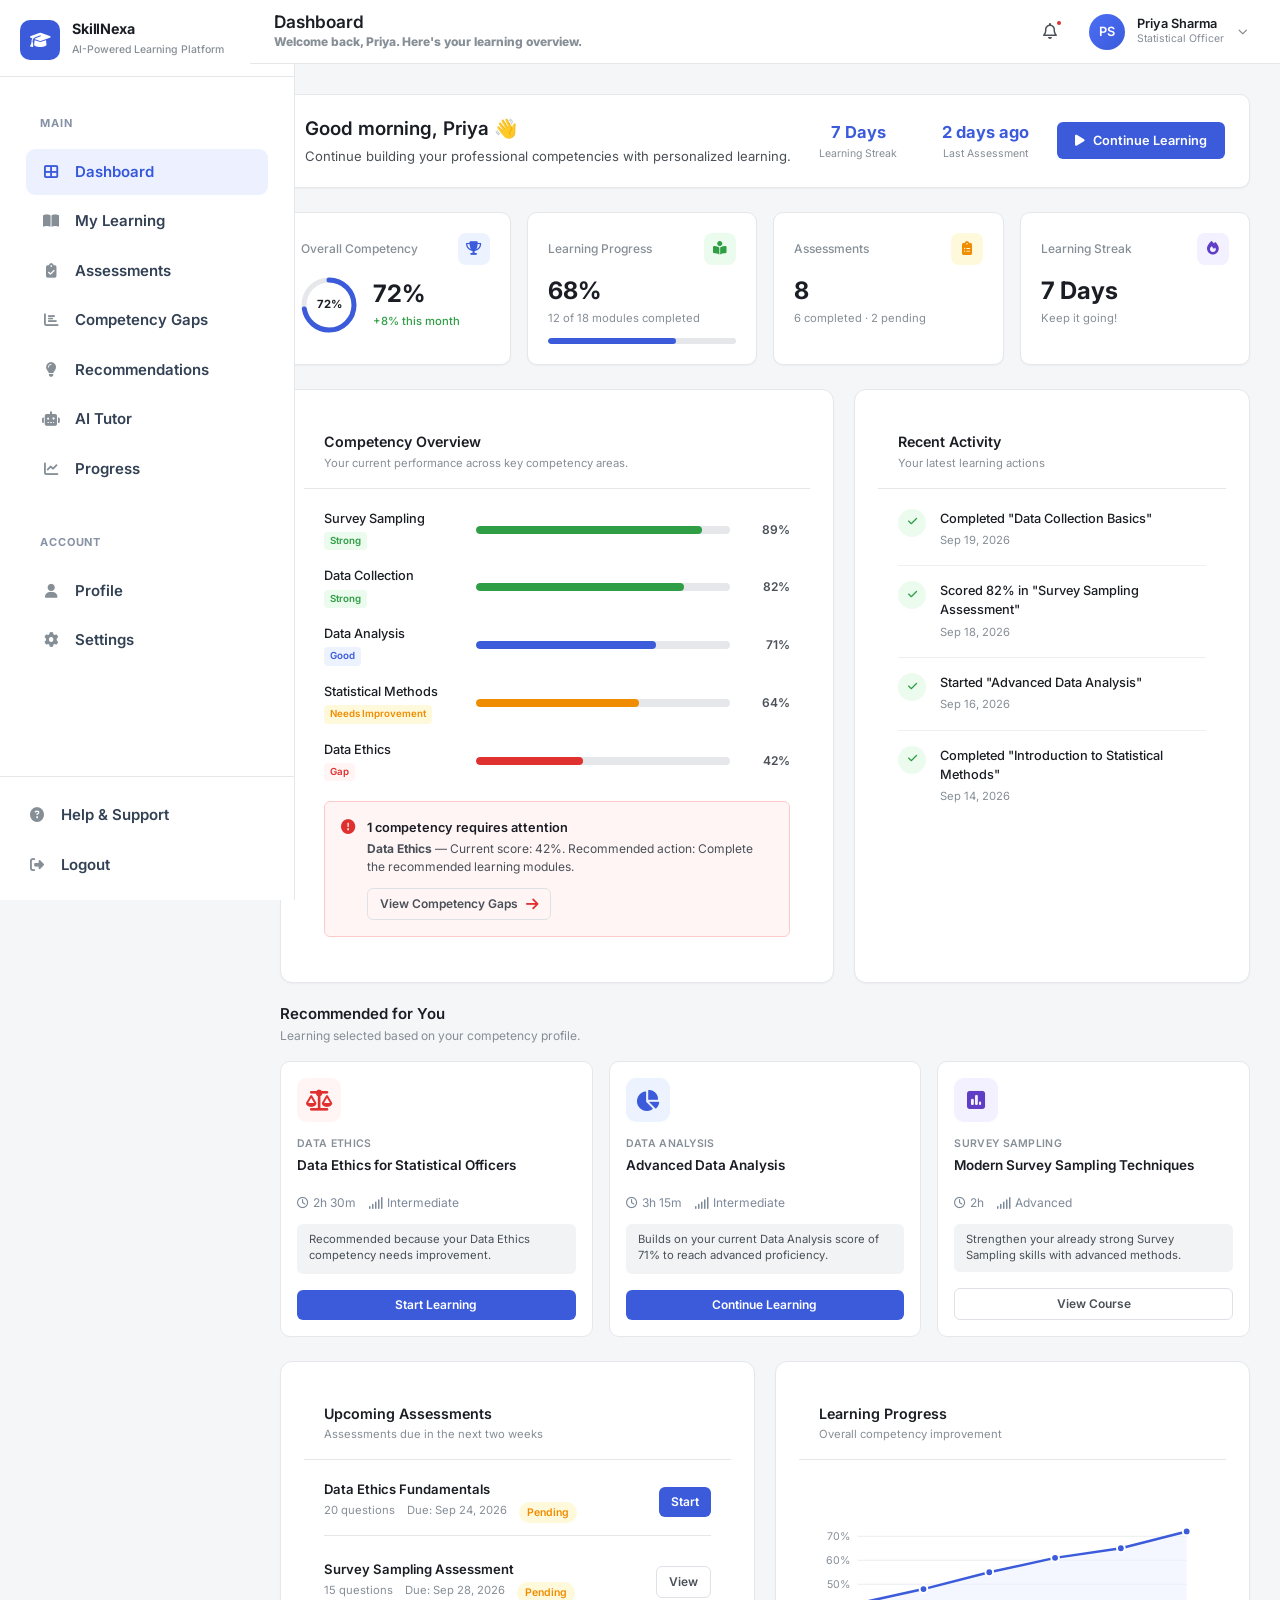
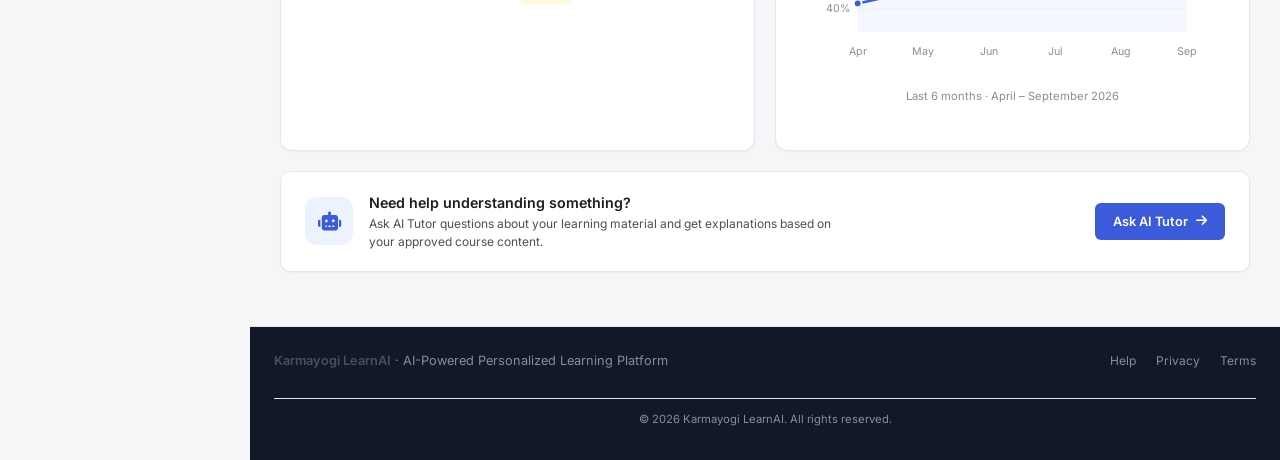
<file: frontend/index.html>
<!DOCTYPE html>
<html lang="en">
<head>
  <meta charset="UTF-8" />
  <meta name="viewport" content="width=device-width, initial-scale=1.0" />
  <title>Dashboard | SkillNexa</title>
  <link rel="preconnect" href="https://fonts.googleapis.com" />
  <link rel="preconnect" href="https://fonts.gstatic.com" crossorigin />
  <link href="https://fonts.googleapis.com/css2?family=Inter:wght@400;500;600;700&display=swap" rel="stylesheet" />
  <link rel="stylesheet" href="https://cdnjs.cloudflare.com/ajax/libs/font-awesome/6.5.1/css/all.min.css" />
  <link rel="stylesheet" href="assets/css/style.css" />
</head>
<body>
  <!-- ========== SIDEBAR ========== -->
  <aside class="sidebar" id="sidebar" aria-label="Main navigation">
    <div class="sidebar-header">
      <div class="logo-wrap">
        <div class="logo-icon" aria-hidden="true">
          <i class="fas fa-graduation-cap"></i>
        </div>
        <div class="logo-text">
          <h1>SkillNexa</h1>
          <span>AI-Powered Learning Platform</span>
        </div>
      </div>
    </div>

    <nav class="sidebar-nav">
      <div class="nav-section">
        <div class="nav-label">Main</div>
        <a href="#" class="nav-item active" aria-current="page">
          <i class="fas fa-th-large"></i>
          <span>Dashboard</span>
        </a>
        <a href="#" class="nav-item">
          <i class="fas fa-book-open"></i>
          <span>My Learning</span>
        </a>
        <a href="#" class="nav-item">
          <i class="fas fa-clipboard-check"></i>
          <span>Assessments</span>
        </a>
        <a href="#" class="nav-item">
          <i class="fas fa-chart-bar"></i>
          <span>Competency Gaps</span>
        </a>
        <a href="#" class="nav-item">
          <i class="fas fa-lightbulb"></i>
          <span>Recommendations</span>
        </a>
        <a href="#" class="nav-item">
          <i class="fas fa-robot"></i>
          <span>AI Tutor</span>
        </a>
        <a href="#" class="nav-item">
          <i class="fas fa-chart-line"></i>
          <span>Progress</span>
        </a>
      </div>

      <div class="nav-section">
        <div class="nav-label">Account</div>
        <a href="#" class="nav-item">
          <i class="fas fa-user"></i>
          <span>Profile</span>
        </a>
        <a href="#" class="nav-item">
          <i class="fas fa-cog"></i>
          <span>Settings</span>
        </a>
      </div>
    </nav>

    <div class="sidebar-footer">
      <a href="#" class="nav-item">
        <i class="fas fa-question-circle"></i>
        <span>Help &amp; Support</span>
      </a>
      <a href="#" class="nav-item">
        <i class="fas fa-sign-out-alt"></i>
        <span>Logout</span>
      </a>
    </div>
  </aside>

  <div class="sidebar-overlay" id="sidebarOverlay" aria-hidden="true"></div>

  <!-- ========== MAIN CONTENT ========== -->
  <div class="main-wrapper">
    <!-- Header -->
    <header class="header">
      <div class="header-left">
        <button class="menu-toggle" id="menuToggle" aria-label="Toggle navigation menu">
          <i class="fas fa-bars"></i>
        </button>
        <div class="page-title">
          <h2>Dashboard</h2>
          <p>Welcome back, Priya. Here's your learning overview.</p>
        </div>
      </div>
      <div class="header-right">
        <button class="notification-btn" aria-label="Notifications">
          <i class="far fa-bell"></i>
          <span class="notification-badge" aria-hidden="true"></span>
        </button>
        <div class="user-menu" role="button" tabindex="0" aria-label="User menu">
          <div class="user-avatar" aria-hidden="true">PS</div>
          <div class="user-info">
            <div class="name">Priya Sharma</div>
            <div class="role">Statistical Officer</div>
          </div>
          <i class="fas fa-chevron-down" aria-hidden="true"></i>
        </div>
      </div>
    </header>

    <!-- Content Area -->
    <main class="content">
      <!-- Welcome Banner -->
      <section class="welcome-banner" aria-label="Welcome">
        <div class="welcome-text">
          <h3>Good morning, Priya 👋</h3>
          <p>Continue building your professional competencies with personalized learning.</p>
        </div>
        <div class="welcome-stats">
          <div class="welcome-stat">
            <div class="value">7 Days</div>
            <div class="label">Learning Streak</div>
          </div>
          <div class="welcome-stat">
            <div class="value">2 days ago</div>
            <div class="label">Last Assessment</div>
          </div>
        </div>
        <div class="welcome-cta">
          <a href="#" class="btn btn-primary">
            <i class="fas fa-play"></i>
            Continue Learning
          </a>
        </div>
      </section>

      <!-- KPI Cards -->
      <section class="kpi-grid" aria-label="Key performance indicators">
        <!-- Card 1: Overall Competency -->
        <article class="kpi-card">
          <div class="kpi-header">
            <span class="kpi-title">Overall Competency</span>
            <div class="kpi-icon blue" aria-hidden="true">
              <i class="fas fa-trophy"></i>
            </div>
          </div>
          <div style="display: flex; align-items: center; gap: 16px;">
            <div class="circular-progress" aria-label="72 percent competency">
              <svg width="56" height="56" viewBox="0 0 56 56">
                <circle class="bg" cx="28" cy="28" r="25"></circle>
                <circle class="fg" cx="28" cy="28" r="25"></circle>
              </svg>
              <span class="pct">72%</span>
            </div>
            <div>
              <div class="kpi-value">72%</div>
              <div class="kpi-sub positive">+8% this month</div>
            </div>
          </div>
        </article>

        <!-- Card 2: Learning Progress -->
        <article class="kpi-card">
          <div class="kpi-header">
            <span class="kpi-title">Learning Progress</span>
            <div class="kpi-icon green" aria-hidden="true">
              <i class="fas fa-book-reader"></i>
            </div>
          </div>
          <div class="kpi-value">68%</div>
          <div class="kpi-sub">12 of 18 modules completed</div>
          <div class="progress-bar-wrap" role="progressbar" aria-valuenow="68" aria-valuemin="0" aria-valuemax="100">
            <div class="progress-bar-fill"></div>
          </div>
        </article>

        <!-- Card 3: Assessments -->
        <article class="kpi-card">
          <div class="kpi-header">
            <span class="kpi-title">Assessments</span>
            <div class="kpi-icon orange" aria-hidden="true">
              <i class="fas fa-clipboard-list"></i>
            </div>
          </div>
          <div class="kpi-value">8</div>
          <div class="kpi-sub">6 completed · 2 pending</div>
        </article>

        <!-- Card 4: Learning Streak -->
        <article class="kpi-card">
          <div class="kpi-header">
            <span class="kpi-title">Learning Streak</span>
            <div class="kpi-icon indigo" aria-hidden="true">
              <i class="fas fa-fire"></i>
            </div>
          </div>
          <div class="kpi-value">7 Days</div>
          <div class="kpi-sub">Keep it going!</div>
        </article>
      </section>

      <!-- Competency Overview + Recent Activity -->
      <div class="grid-2">
        <!-- Competency Overview -->
        <section class="card" aria-labelledby="competency-title">
          <div class="card-header">
            <div>
              <h3 id="competency-title">Competency Overview</h3>
              <p>Your current performance across key competency areas.</p>
            </div>
          </div>
          <div class="card-body">
            <div class="competency-list">
              <div class="competency-item">
                <div>
                  <div class="competency-name">Survey Sampling</div>
                  <span class="competency-status status-strong">Strong</span>
                </div>
                <div class="competency-bar-wrap">
                  <div class="competency-bar strong" style="width: 89%;" role="progressbar" aria-valuenow="89" aria-valuemin="0" aria-valuemax="100"></div>
                </div>
                <div class="competency-pct">89%</div>
              </div>

              <div class="competency-item">
                <div>
                  <div class="competency-name">Data Collection</div>
                  <span class="competency-status status-strong">Strong</span>
                </div>
                <div class="competency-bar-wrap">
                  <div class="competency-bar strong" style="width: 82%;" role="progressbar" aria-valuenow="82" aria-valuemin="0" aria-valuemax="100"></div>
                </div>
                <div class="competency-pct">82%</div>
              </div>

              <div class="competency-item">
                <div>
                  <div class="competency-name">Data Analysis</div>
                  <span class="competency-status status-good">Good</span>
                </div>
                <div class="competency-bar-wrap">
                  <div class="competency-bar good" style="width: 71%;" role="progressbar" aria-valuenow="71" aria-valuemin="0" aria-valuemax="100"></div>
                </div>
                <div class="competency-pct">71%</div>
              </div>

              <div class="competency-item">
                <div>
                  <div class="competency-name">Statistical Methods</div>
                  <span class="competency-status status-needs">Needs Improvement</span>
                </div>
                <div class="competency-bar-wrap">
                  <div class="competency-bar needs" style="width: 64%;" role="progressbar" aria-valuenow="64" aria-valuemin="0" aria-valuemax="100"></div>
                </div>
                <div class="competency-pct">64%</div>
              </div>

              <div class="competency-item">
                <div>
                  <div class="competency-name">Data Ethics</div>
                  <span class="competency-status status-gap">Gap</span>
                </div>
                <div class="competency-bar-wrap">
                  <div class="competency-bar gap" style="width: 42%;" role="progressbar" aria-valuenow="42" aria-valuemin="0" aria-valuemax="100"></div>
                </div>
                <div class="competency-pct">42%</div>
              </div>
            </div>

            <div class="competency-alert">
              <i class="fas fa-exclamation-circle" aria-hidden="true"></i>
              <div class="competency-alert-content">
                <h4>1 competency requires attention</h4>
                <p><strong>Data Ethics</strong> — Current score: 42%. Recommended action: Complete the recommended learning modules.</p>
                <a href="#" class="btn btn-outline btn-sm">
                  View Competency Gaps
                  <i class="fas fa-arrow-right"></i>
                </a>
              </div>
            </div>
          </div>
        </section>

        <!-- Recent Activity -->
        <section class="card" aria-labelledby="activity-title">
          <div class="card-header">
            <div>
              <h3 id="activity-title">Recent Activity</h3>
              <p>Your latest learning actions</p>
            </div>
          </div>
          <div class="card-body">
            <div class="activity-list">
              <div class="activity-item">
                <div class="activity-icon" aria-hidden="true">
                  <i class="fas fa-check"></i>
                </div>
                <div class="activity-content">
                  <p>Completed "Data Collection Basics"</p>
                  <time datetime="2026-09-19">Sep 19, 2026</time>
                </div>
              </div>
              <div class="activity-item">
                <div class="activity-icon" aria-hidden="true">
                  <i class="fas fa-check"></i>
                </div>
                <div class="activity-content">
                  <p>Scored 82% in "Survey Sampling Assessment"</p>
                  <time datetime="2026-09-18">Sep 18, 2026</time>
                </div>
              </div>
              <div class="activity-item">
                <div class="activity-icon" aria-hidden="true">
                  <i class="fas fa-check"></i>
                </div>
                <div class="activity-content">
                  <p>Started "Advanced Data Analysis"</p>
                  <time datetime="2026-09-16">Sep 16, 2026</time>
                </div>
              </div>
              <div class="activity-item">
                <div class="activity-icon" aria-hidden="true">
                  <i class="fas fa-check"></i>
                </div>
                <div class="activity-content">
                  <p>Completed "Introduction to Statistical Methods"</p>
                  <time datetime="2026-09-14">Sep 14, 2026</time>
                </div>
              </div>
            </div>
          </div>
        </section>
      </div>

      <!-- Recommended for You -->
      <section aria-labelledby="recommendations-title" class="recommendations-section">
        <div class="section-heading">
          <h3 id="recommendations-title">Recommended for You</h3>
          <p>Learning selected based on your competency profile.</p>
        </div>
        <div class="grid-3">
          <!-- Course 1 -->
          <article class="course-card">
            <div class="course-icon ethics" aria-hidden="true">
              <i class="fas fa-balance-scale"></i>
            </div>
            <div class="course-category">Data Ethics</div>
            <h4 class="course-title">Data Ethics for Statistical Officers</h4>
            <div class="course-meta">
              <span><i class="far fa-clock"></i> 2h 30m</span>
              <span><i class="fas fa-signal"></i> Intermediate</span>
            </div>
            <div class="course-reason">
              Recommended because your Data Ethics competency needs improvement.
            </div>
            <a href="#" class="btn btn-primary btn-sm">Start Learning</a>
          </article>

          <!-- Course 2 -->
          <article class="course-card">
            <div class="course-icon analysis" aria-hidden="true">
              <i class="fas fa-chart-pie"></i>
            </div>
            <div class="course-category">Data Analysis</div>
            <h4 class="course-title">Advanced Data Analysis</h4>
            <div class="course-meta">
              <span><i class="far fa-clock"></i> 3h 15m</span>
              <span><i class="fas fa-signal"></i> Intermediate</span>
            </div>
            <div class="course-reason">
              Builds on your current Data Analysis score of 71% to reach advanced proficiency.
            </div>
            <a href="#" class="btn btn-primary btn-sm">Continue Learning</a>
          </article>

          <!-- Course 3 -->
          <article class="course-card">
            <div class="course-icon sampling" aria-hidden="true">
              <i class="fas fa-poll"></i>
            </div>
            <div class="course-category">Survey Sampling</div>
            <h4 class="course-title">Modern Survey Sampling Techniques</h4>
            <div class="course-meta">
              <span><i class="far fa-clock"></i> 2h</span>
              <span><i class="fas fa-signal"></i> Advanced</span>
            </div>
            <div class="course-reason">
              Strengthen your already strong Survey Sampling skills with advanced methods.
            </div>
            <a href="#" class="btn btn-outline btn-sm">View Course</a>
          </article>
        </div>
      </section>

      <!-- Upcoming Assessments + Learning Progress Chart -->
      <div class="grid-2-equal">
        <!-- Upcoming Assessments -->
        <section class="card" aria-labelledby="assessments-title">
          <div class="card-header">
            <div>
              <h3 id="assessments-title">Upcoming Assessments</h3>
              <p>Assessments due in the next two weeks</p>
            </div>
          </div>
          <div class="card-body">
            <div class="assessment-list">
              <div class="assessment-row">
                <div class="assessment-info">
                  <h4>Data Ethics Fundamentals</h4>
                  <div class="assessment-meta">
                    <span>20 questions</span>
                    <span>Due: Sep 24, 2026</span>
                    <span class="status-badge pending">Pending</span>
                  </div>
                </div>
                <a href="#" class="btn btn-primary btn-sm">Start</a>
              </div>
              <div class="assessment-row">
                <div class="assessment-info">
                  <h4>Survey Sampling Assessment</h4>
                  <div class="assessment-meta">
                    <span>15 questions</span>
                    <span>Due: Sep 28, 2026</span>
                    <span class="status-badge pending">Pending</span>
                  </div>
                </div>
                <a href="#" class="btn btn-outline btn-sm">View</a>
              </div>
            </div>
          </div>
        </section>

        <!-- Learning Progress Chart -->
        <section class="card" aria-labelledby="progress-title">
          <div class="card-header">
            <div>
              <h3 id="progress-title">Learning Progress</h3>
              <p>Overall competency improvement</p>
            </div>
          </div>
          <div class="card-body">
            <div class="chart-container" id="progressChart" role="img" aria-label="Line chart showing competency progress from 42% in April to 72% in September">
              <!-- SVG chart rendered by JS -->
            </div>
            <p class="chart-label">Last 6 months · April – September 2026</p>
          </div>
        </section>
      </div>

      <!-- AI Tutor Quick Access -->
      <section class="ai-tutor-card" aria-label="AI Tutor">
        <div class="ai-tutor-left">
          <div class="ai-tutor-icon" aria-hidden="true">
            <i class="fas fa-robot"></i>
          </div>
          <div class="ai-tutor-text">
            <h3>Need help understanding something?</h3>
            <p>Ask AI Tutor questions about your learning material and get explanations based on your approved course content.</p>
          </div>
        </div>
        <a href="#" class="btn btn-primary">
          Ask AI Tutor
          <i class="fas fa-arrow-right"></i>
        </a>
      </section>
    </main>

    <!-- Footer -->
    <footer class="footer">
      <div class="footer-inner">
        <div class="footer-brand">
          <strong>Karmayogi LearnAI</strong> · AI-Powered Personalized Learning Platform
        </div>
        <div class="footer-links">
          <a href="#">Help</a>
          <a href="#">Privacy</a>
          <a href="#">Terms</a>
        </div>
        <div class="footer-copy">
          © 2026 Karmayogi LearnAI. All rights reserved.
        </div>
      </div>
    </footer>
  </div>

  <script>
    /* ========== SIDEBAR TOGGLE (Mobile) ========== */
    (function () {
      const sidebar = document.getElementById('sidebar');
      const overlay = document.getElementById('sidebarOverlay');
      const toggle = document.getElementById('menuToggle');

      function openSidebar() {
        sidebar.classList.add('open');
        overlay.classList.add('active');
        overlay.setAttribute('aria-hidden', 'false');
      }

      function closeSidebar() {
        sidebar.classList.remove('open');
        overlay.classList.remove('active');
        overlay.setAttribute('aria-hidden', 'true');
      }

      toggle.addEventListener('click', function () {
        if (sidebar.classList.contains('open')) {
          closeSidebar();
        } else {
          openSidebar();
        }
      });

      overlay.addEventListener('click', closeSidebar);

      // Close on escape
      document.addEventListener('keydown', function (e) {
        if (e.key === 'Escape' && sidebar.classList.contains('open')) {
          closeSidebar();
        }
      });
    })();

    /* ========== LEARNING PROGRESS CHART (SVG) ========== */
    (function () {
      const data = [
        { month: 'Apr', value: 42 },
        { month: 'May', value: 48 },
        { month: 'Jun', value: 55 },
        { month: 'Jul', value: 61 },
        { month: 'Aug', value: 65 },
        { month: 'Sep', value: 72 }
      ];

      const container = document.getElementById('progressChart');
      if (!container) return;

      const width = 400;
      const height = 180;
      const padding = { top: 20, right: 20, bottom: 36, left: 40 };
      const chartW = width - padding.left - padding.right;
      const chartH = height - padding.top - padding.bottom;

      const minVal = 30;
      const maxVal = 80;
      const range = maxVal - minVal;

      function xScale(i) {
        return padding.left + (i / (data.length - 1)) * chartW;
      }

      function yScale(v) {
        return padding.top + chartH - ((v - minVal) / range) * chartH;
      }

      // Build path
      let pathD = '';
      data.forEach(function (d, i) {
        const x = xScale(i);
        const y = yScale(d.value);
        pathD += (i === 0 ? 'M' : 'L') + x + ',' + y;
      });

      // Area path (for subtle fill)
      let areaD = pathD + ' L' + xScale(data.length - 1) + ',' + (padding.top + chartH) +
        ' L' + xScale(0) + ',' + (padding.top + chartH) + ' Z';

      // Grid lines
      const gridYs = [40, 50, 60, 70];
      let gridLines = '';
      gridYs.forEach(function (v) {
        const y = yScale(v);
        gridLines += '<line x1="' + padding.left + '" y1="' + y + '" x2="' + (width - padding.right) +
          '" y2="' + y + '" stroke="#e9ecef" stroke-width="1" />';
        gridLines += '<text x="' + (padding.left - 8) + '" y="' + (y + 4) +
          '" text-anchor="end" font-size="11" fill="#868e96" font-family="Inter, sans-serif">' + v + '%</text>';
      });

      // Points and labels
      let points = '';
      let labels = '';
      data.forEach(function (d, i) {
        const x = xScale(i);
        const y = yScale(d.value);
        points += '<circle cx="' + x + '" cy="' + y + '" r="4" fill="#3b5bdb" stroke="#fff" stroke-width="2" />';
        labels += '<text x="' + x + '" y="' + (height - 12) +
          '" text-anchor="middle" font-size="11" fill="#868e96" font-family="Inter, sans-serif">' + d.month + '</text>';
      });

      const svg = '<svg viewBox="0 0 ' + width + ' ' + height + '" preserveAspectRatio="xMidYMid meet" xmlns="http://www.w3.org/2000/svg">' +
        gridLines +
        '<path d="' + areaD + '" fill="#edf2ff" opacity="0.6" />' +
        '<path d="' + pathD + '" fill="none" stroke="#3b5bdb" stroke-width="2.5" stroke-linecap="round" stroke-linejoin="round" />' +
        points +
        labels +
        '</svg>';

      container.innerHTML = svg;
    })();
  </script>
</body>
</html>
</file>
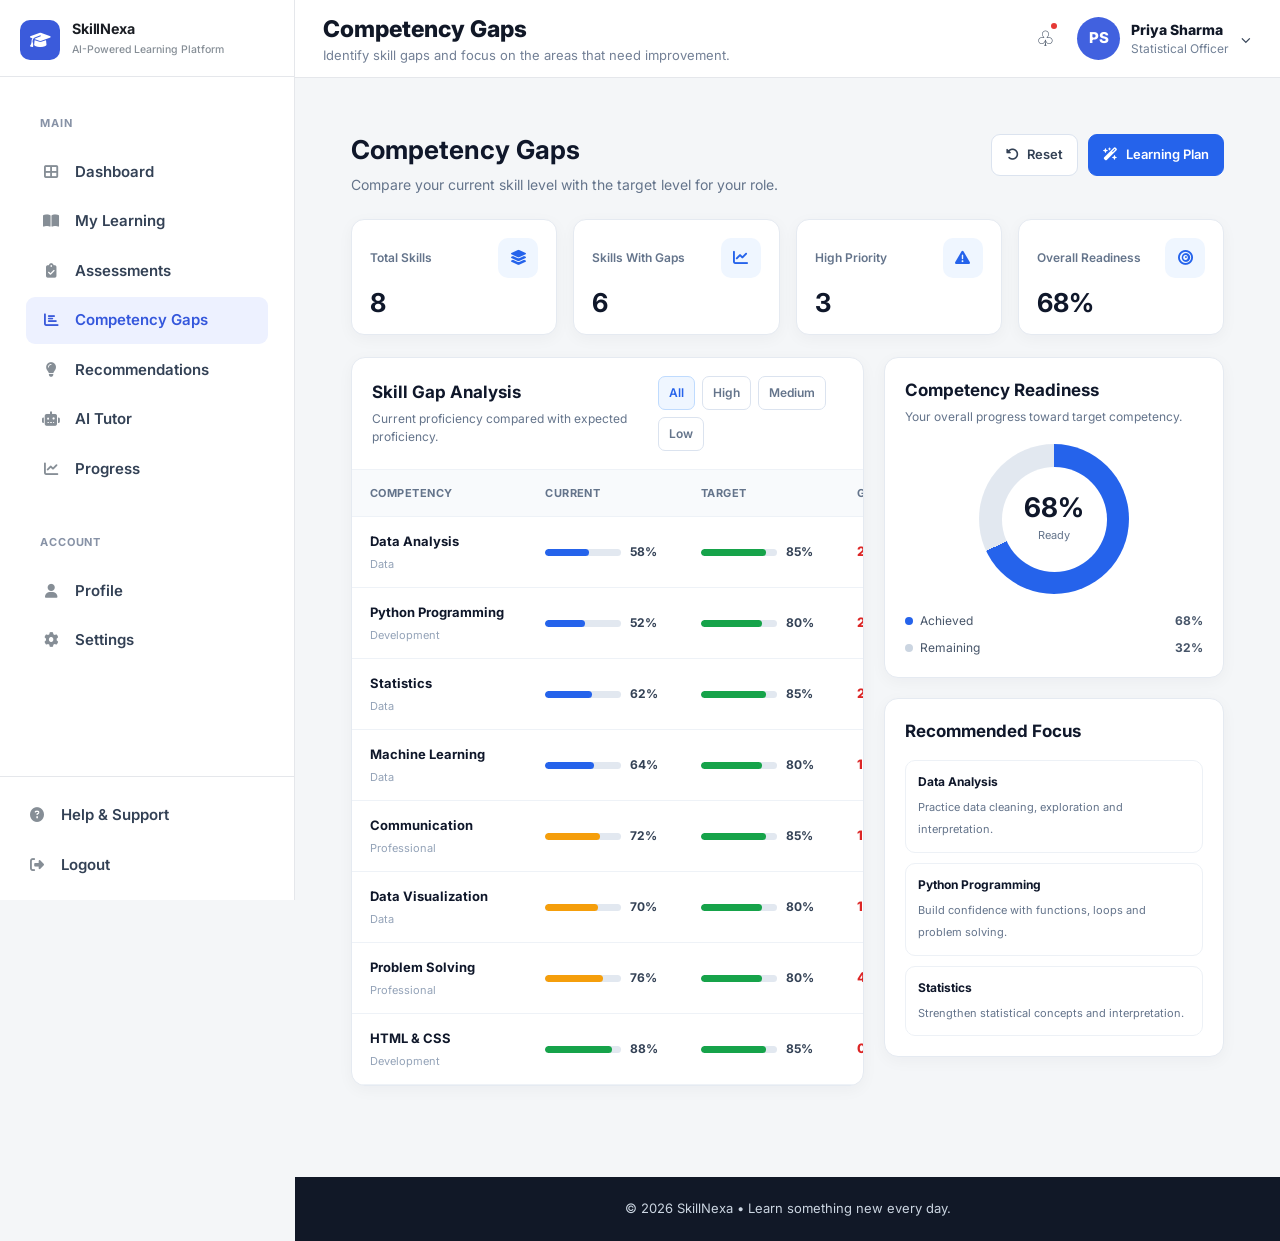
<file: frontend/Competency Gaps.html>
<!DOCTYPE html>
<html lang="en">
<head>
  <meta charset="UTF-8">
  <meta name="viewport" content="width=device-width, initial-scale=1.0">
  <title>SkillNexa | Competency Gaps</title>

  <link rel="preconnect" href="https://fonts.googleapis.com">
  <link rel="preconnect" href="https://fonts.gstatic.com" crossorigin>
  <link href="https://fonts.googleapis.com/css2?family=Inter:wght@400;500;600;700;800&display=swap" rel="stylesheet">
  <link rel="stylesheet" href="https://cdnjs.cloudflare.com/ajax/libs/font-awesome/6.5.1/css/all.min.css">

  <!-- Use your common SkillNexa stylesheet -->
  <link rel="stylesheet" href="assets/css/style.css">

</head>

<body>
  <div class="app">

    <aside class="sidebar" id="sidebar">
      <div class="sidebar-header">
        <div class="logo-wrap">
          <div class="logo-icon"><i class="fas fa-graduation-cap"></i></div>
          <div class="logo-text">
            <h1>SkillNexa</h1>
            <span>AI-Powered Learning Platform</span>
          </div>
        </div>
      </div>

      <nav class="sidebar-nav">
        <div class="nav-section">
          <div class="nav-label">Main</div>
          <a href="index.html" class="nav-item"><i class="fas fa-th-large"></i><span>Dashboard</span></a>
          <a href="my_learning.html" class="nav-item"><i class="fas fa-book-open"></i><span>My Learning</span></a>
          <a href="#" class="nav-item"><i class="fas fa-clipboard-check"></i><span>Assessments</span></a>
          <a href="competency_gaps.html" class="nav-item active"><i class="fas fa-chart-bar"></i><span>Competency Gaps</span></a>
          <a href="#" class="nav-item"><i class="fas fa-lightbulb"></i><span>Recommendations</span></a>
          <a href="#" class="nav-item"><i class="fas fa-robot"></i><span>AI Tutor</span></a>
          <a href="#" class="nav-item"><i class="fas fa-chart-line"></i><span>Progress</span></a>
        </div>

        <div class="nav-section">
          <div class="nav-label">Account</div>
          <a href="#" class="nav-item"><i class="fas fa-user"></i><span>Profile</span></a>
          <a href="#" class="nav-item"><i class="fas fa-cog"></i><span>Settings</span></a>
        </div>
      </nav>

      <div class="sidebar-footer">
        <a href="#" class="nav-item"><i class="fas fa-question-circle"></i><span>Help &amp; Support</span></a>
        <a href="#" class="nav-item"><i class="fas fa-sign-out-alt"></i><span>Logout</span></a>
      </div>
    </aside>

    <main class="main">
      <header class="topbar">
        <div>
          <div class="page-title">Competency Gaps</div>
          <div class="page-subtitle">Identify skill gaps and focus on the areas that need improvement.</div>
        </div>

        <div class="top-actions">
          <div class="bell">♧<span class="bell-dot"></span></div>
          <div class="user">
            <div class="avatar">PS</div>
            <div>
              <div class="user-name">Priya Sharma</div>
              <div class="user-role">Statistical Officer</div>
            </div>
            <span>⌄</span>
          </div>
        </div>
      </header>

      <div class="content">
        <section class="gap-page">

          <div class="gap-header">
            <div>
              <h2>Competency Gaps</h2>
              <p>Compare your current skill level with the target level for your role.</p>
            </div>
            <div class="gap-actions">
              <button class="gap-btn" onclick="resetFilters()"><i class="fas fa-rotate-left"></i> Reset</button>
              <button class="gap-btn primary" onclick="showRecommended()"><i class="fas fa-wand-magic-sparkles"></i> Learning Plan</button>
            </div>
          </div>

          <div class="gap-summary">
            <div class="gap-stat">
              <div class="gap-stat-top">
                <small>Total Skills</small>
                <div class="gap-stat-icon"><i class="fas fa-layer-group"></i></div>
              </div>
              <strong id="totalSkills">8</strong>
            </div>

            <div class="gap-stat">
              <div class="gap-stat-top">
                <small>Skills With Gaps</small>
                <div class="gap-stat-icon"><i class="fas fa-chart-line"></i></div>
              </div>
              <strong id="skillsWithGaps">6</strong>
            </div>

            <div class="gap-stat">
              <div class="gap-stat-top">
                <small>High Priority</small>
                <div class="gap-stat-icon"><i class="fas fa-triangle-exclamation"></i></div>
              </div>
              <strong id="highPriority">3</strong>
            </div>

            <div class="gap-stat">
              <div class="gap-stat-top">
                <small>Overall Readiness</small>
                <div class="gap-stat-icon"><i class="fas fa-bullseye"></i></div>
              </div>
              <strong>68%</strong>
            </div>
          </div>

          <div class="gap-layout">

            <section class="gap-panel">
              <div class="gap-panel-head">
                <div>
                  <h3>Skill Gap Analysis</h3>
                  <p>Current proficiency compared with expected proficiency.</p>
                </div>

                <div class="gap-filters">
                  <button class="gap-filter active" onclick="filterGaps('All', this)">All</button>
                  <button class="gap-filter" onclick="filterGaps('High', this)">High</button>
                  <button class="gap-filter" onclick="filterGaps('Medium', this)">Medium</button>
                  <button class="gap-filter" onclick="filterGaps('Low', this)">Low</button>
                </div>
              </div>

              <div class="gap-table-wrap">
                <table class="gap-table">
                  <thead>
                    <tr>
                      <th>Competency</th>
                      <th>Current</th>
                      <th>Target</th>
                      <th>Gap</th>
                      <th>Priority</th>
                      <th>Action</th>
                    </tr>
                  </thead>
                  <tbody id="gapTable"></tbody>
                </table>
              </div>
            </section>

            <div class="side-stack">

              <section class="gap-panel progress-card">
                <h3>Competency Readiness</h3>
                <p>Your overall progress toward target competency.</p>

                <div class="donut">
                  <div class="donut-inner">
                    <strong>68%</strong>
                    <span>Ready</span>
                  </div>
                </div>

                <div class="legend">
                  <div class="legend-row">
                    <div class="legend-left"><span class="dot"></span>Achieved</div>
                    <strong>68%</strong>
                  </div>
                  <div class="legend-row">
                    <div class="legend-left"><span class="dot gray"></span>Remaining</div>
                    <strong>32%</strong>
                  </div>
                </div>
              </section>

              <section class="gap-panel recommendations">
                <h3>Recommended Focus</h3>

                <div class="recommendation" onclick="focusSkill('Data Analysis')">
                  <strong>Data Analysis</strong>
                  <span>Practice data cleaning, exploration and interpretation.</span>
                </div>

                <div class="recommendation" onclick="focusSkill('Python Programming')">
                  <strong>Python Programming</strong>
                  <span>Build confidence with functions, loops and problem solving.</span>
                </div>

                <div class="recommendation" onclick="focusSkill('Statistics')">
                  <strong>Statistics</strong>
                  <span>Strengthen statistical concepts and interpretation.</span>
                </div>
              </section>

            </div>
          </div>

        </section>
      </div>

      <footer>© 2026 SkillNexa • Learn something new every day.</footer>
    </main>
  </div>

  <script>
    const competencies = [
      { name: "Data Analysis", category: "Data", current: 58, target: 85, priority: "High" },
      { name: "Python Programming", category: "Development", current: 52, target: 80, priority: "High" },
      { name: "Statistics", category: "Data", current: 62, target: 85, priority: "High" },
      { name: "Machine Learning", category: "Data", current: 64, target: 80, priority: "Medium" },
      { name: "Communication", category: "Professional", current: 72, target: 85, priority: "Medium" },
      { name: "Data Visualization", category: "Data", current: 70, target: 80, priority: "Medium" },
      { name: "Problem Solving", category: "Professional", current: 76, target: 80, priority: "Low" },
      { name: "HTML & CSS", category: "Development", current: 88, target: 85, priority: "Low" }
    ];

    const table = document.getElementById("gapTable");

    function levelBar(value) {
      return `
        <div class="level">
          <div class="level-bar">
            <i style="width:${value}%; background:${value >= 80 ? '#16a34a' : value >= 65 ? '#f59e0b' : '#2563eb'}"></i>
          </div>
          <span class="level-value">${value}%</span>
        </div>
      `;
    }

    function renderGaps(list = competencies) {
      if (!list.length) {
        table.innerHTML = `<tr><td colspan="6" class="empty-gaps">No competencies found.</td></tr>`;
        return;
      }

      table.innerHTML = list.map(skill => {
        const gap = Math.max(skill.target - skill.current, 0);

        return `
          <tr>
            <td>
              <div class="skill-name">${skill.name}</div>
              <div class="skill-category">${skill.category}</div>
            </td>
            <td>${levelBar(skill.current)}</td>
            <td>${levelBar(skill.target)}</td>
            <td><span class="gap-number">${gap}%</span></td>
            <td><span class="priority ${skill.priority.toLowerCase()}">${skill.priority}</span></td>
            <td>
              <button class="learn-btn" onclick="focusSkill('${skill.name}')">Improve</button>
            </td>
          </tr>
        `;
      }).join("");
    }

    function filterGaps(priority, button) {
      document.querySelectorAll(".gap-filter").forEach(btn => btn.classList.remove("active"));
      button.classList.add("active");

      const filtered = priority === "All"
        ? competencies
        : competencies.filter(skill => skill.priority === priority);

      renderGaps(filtered);
    }

    function resetFilters() {
      document.querySelectorAll(".gap-filter").forEach(btn => btn.classList.remove("active"));
      document.querySelector(".gap-filter").classList.add("active");
      renderGaps();
    }

    function focusSkill(skill) {
      alert("Learning recommendation for: " + skill);
    }

    function showRecommended() {
      const recommended = competencies.filter(skill => skill.priority === "High");
      renderGaps(recommended);
      document.querySelectorAll(".gap-filter").forEach(btn => btn.classList.remove("active"));
      document.querySelectorAll(".gap-filter")[1].classList.add("active");
    }

    renderGaps();
  </script>
</body>
</html>
</file>
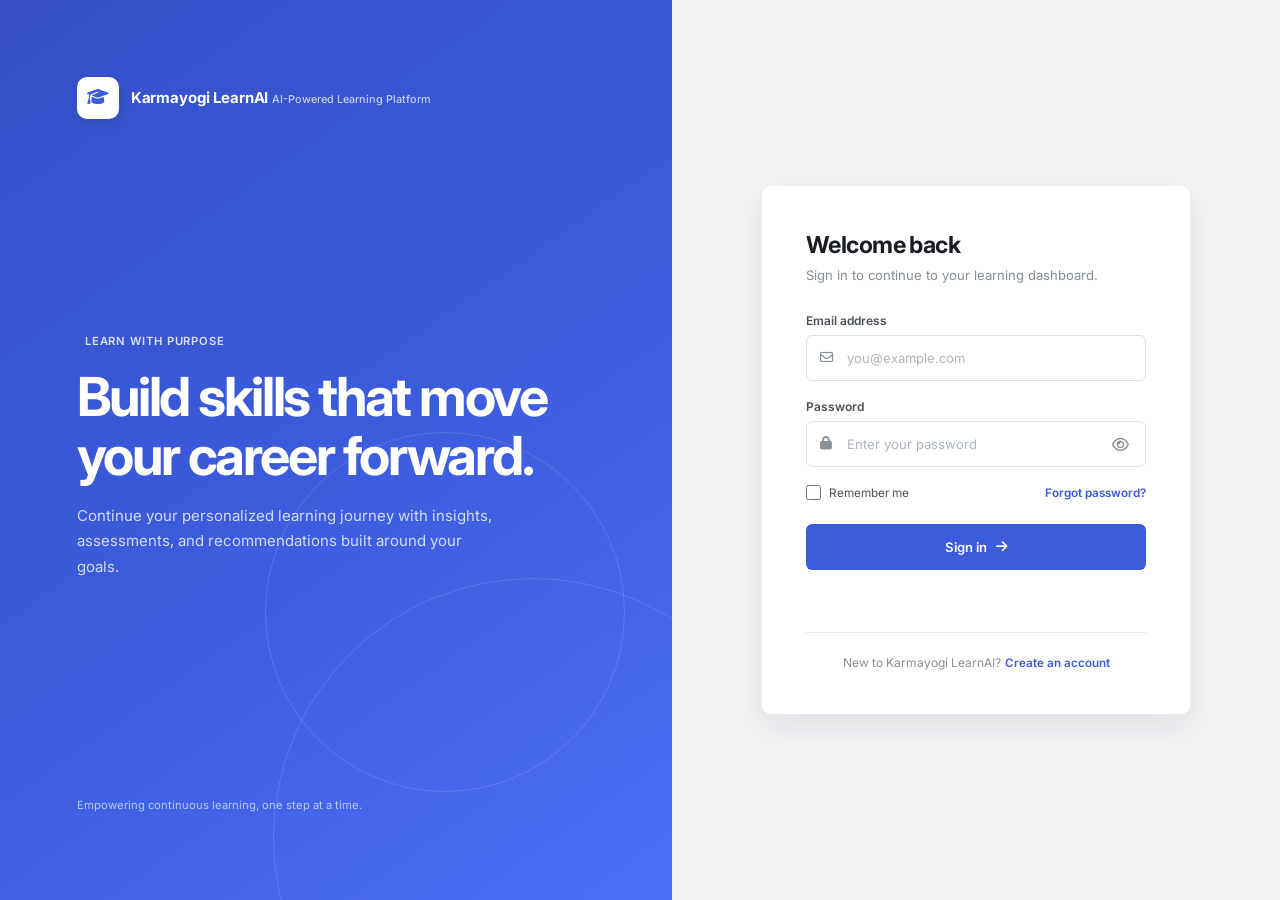
<file: frontend/login.html>
<!DOCTYPE html>
<html lang="en">
<head>
  <meta charset="UTF-8" />
  <meta name="viewport" content="width=device-width, initial-scale=1.0" />
  <meta name="description" content="Sign in to Karmayogi LearnAI" />
  <title>Sign in | Karmayogi LearnAI</title>
  <link rel="preconnect" href="https://fonts.googleapis.com" />
  <link rel="preconnect" href="https://fonts.gstatic.com" crossorigin />
  <link href="https://fonts.googleapis.com/css2?family=Inter:wght@400;500;600;700&display=swap" rel="stylesheet" />
  <link rel="stylesheet" href="https://cdnjs.cloudflare.com/ajax/libs/font-awesome/6.5.1/css/all.min.css" />
  <style>
    :root {
      --primary: #3b5bdb;
      --primary-hover: #364fc7;
      --primary-light: #edf2ff;
      --primary-soft: #dbe4ff;
      --text-primary: #1a1d23;
      --text-secondary: #495057;
      --text-muted: #868e96;
      --border: #e9ecef;
      --border-strong: #dee2e6;
      --bg-body: #f1f3f5;
      --bg-card: #ffffff;
      --danger: #e03131;
      --font: 'Inter', -apple-system, BlinkMacSystemFont, 'Segoe UI', Roboto, sans-serif;
      --shadow: 0 12px 32px rgba(26, 29, 35, 0.08);
    }

    *, *::before, *::after {
      box-sizing: border-box;
    }

    html {
      font-size: 15px;
      -webkit-font-smoothing: antialiased;
      -moz-osx-font-smoothing: grayscale;
    }

    body {
      margin: 0;
      min-height: 100vh;
      font-family: var(--font);
      color: var(--text-primary);
      background: var(--bg-body);
    }

    a {
      color: inherit;
      text-decoration: none;
    }

    button,
    input {
      font: inherit;
    }

    button {
      cursor: pointer;
    }

    .login-shell {
      display: grid;
      grid-template-columns: minmax(0, 1.05fr) minmax(420px, 0.95fr);
      min-height: 100vh;
    }

    .login-visual {
      position: relative;
      display: flex;
      flex-direction: column;
      justify-content: space-between;
      overflow: hidden;
      padding: clamp(32px, 6vw, 80px);
      color: #fff;
      background: linear-gradient(145deg, #364fc7 0%, #3b5bdb 48%, #4c6ef5 100%);
    }

    .login-visual::before,
    .login-visual::after {
      position: absolute;
      content: '';
      border: 1px solid rgba(255, 255, 255, 0.13);
      border-radius: 50%;
      pointer-events: none;
    }

    .login-visual::before {
      width: min(42vw, 520px);
      height: min(42vw, 520px);
      right: -18%;
      bottom: -22%;
    }

    .login-visual::after {
      width: min(29vw, 360px);
      height: min(29vw, 360px);
      right: 7%;
      bottom: 12%;
    }

    .brand {
      position: relative;
      z-index: 1;
      display: inline-flex;
      align-items: center;
      gap: 12px;
      width: fit-content;
    }

    .brand-mark {
      display: grid;
      width: 42px;
      height: 42px;
      place-items: center;
      border-radius: 10px;
      color: var(--primary);
      background: #fff;
      font-size: 1.15rem;
      box-shadow: 0 4px 12px rgba(26, 29, 35, 0.12);
    }

    .brand-name {
      font-size: 1rem;
      font-weight: 700;
      letter-spacing: -0.01em;
    }

    .brand-tagline {
      margin-top: 2px;
      color: rgba(255, 255, 255, 0.72);
      font-size: 0.72rem;
      font-weight: 500;
    }

    .visual-copy {
      position: relative;
      z-index: 1;
      max-width: 500px;
      padding: 72px 0;
    }

    .eyebrow {
      display: inline-flex;
      align-items: center;
      gap: 8px;
      margin-bottom: 20px;
      color: rgba(255, 255, 255, 0.82);
      font-size: 0.75rem;
      font-weight: 600;
      letter-spacing: 0.08em;
      text-transform: uppercase;
    }

    .eyebrow i {
      font-size: 0.7rem;
    }

    .visual-copy h1 {
      max-width: 480px;
      margin: 0 0 18px;
      font-size: clamp(2.2rem, 4.2vw, 4rem);
      font-weight: 700;
      letter-spacing: -0.045em;
      line-height: 1.08;
    }

    .visual-copy p {
      max-width: 430px;
      margin: 0;
      color: rgba(255, 255, 255, 0.78);
      font-size: 1rem;
      line-height: 1.7;
    }

    .visual-footer {
      position: relative;
      z-index: 1;
      color: rgba(255, 255, 255, 0.64);
      font-size: 0.75rem;
    }

    .login-panel {
      display: flex;
      align-items: center;
      justify-content: center;
      padding: clamp(24px, 5vw, 64px);
      background: var(--bg-body);
    }

    .login-card {
      width: min(100%, 430px);
      padding: clamp(28px, 4vw, 44px);
      border: 1px solid var(--border);
      border-radius: 10px;
      background: var(--bg-card);
      box-shadow: var(--shadow);
    }

    .login-heading {
      margin-bottom: 30px;
    }

    .login-heading h2 {
      margin: 0 0 8px;
      color: var(--text-primary);
      font-size: 1.55rem;
      font-weight: 700;
      letter-spacing: -0.025em;
    }

    .login-heading p {
      margin: 0;
      color: var(--text-muted);
      font-size: 0.875rem;
    }

    .form-group {
      margin-bottom: 18px;
    }

    .form-label {
      display: block;
      margin-bottom: 7px;
      color: var(--text-secondary);
      font-size: 0.8rem;
      font-weight: 600;
    }

    .input-wrap {
      position: relative;
    }

    .input-icon {
      position: absolute;
      top: 50%;
      left: 14px;
      color: var(--text-muted);
      font-size: 0.9rem;
      pointer-events: none;
      transform: translateY(-50%);
    }

    .form-input {
      width: 100%;
      height: 46px;
      padding: 0 14px 0 40px;
      border: 1px solid var(--border-strong);
      border-radius: 6px;
      outline: none;
      color: var(--text-primary);
      background: #fff;
      font-size: 0.875rem;
      transition: border-color 0.15s, box-shadow 0.15s;
    }

    .form-input::placeholder {
      color: #adb5bd;
    }

    .form-input:focus {
      border-color: var(--primary);
      box-shadow: 0 0 0 3px rgba(59, 91, 219, 0.12);
    }

    .password-toggle {
      position: absolute;
      top: 50%;
      right: 12px;
      width: 28px;
      height: 28px;
      border: 0;
      border-radius: 4px;
      color: var(--text-muted);
      background: transparent;
      transform: translateY(-50%);
    }

    .password-toggle:hover,
    .password-toggle:focus-visible {
      color: var(--primary);
      background: var(--primary-light);
      outline: none;
    }

    .password-input {
      padding-right: 48px;
    }

    .form-options {
      display: flex;
      align-items: center;
      justify-content: space-between;
      gap: 12px;
      margin: 4px 0 24px;
    }

    .remember-me {
      display: inline-flex;
      align-items: center;
      gap: 8px;
      color: var(--text-secondary);
      font-size: 0.78rem;
      cursor: pointer;
    }

    .remember-me input {
      width: 15px;
      height: 15px;
      margin: 0;
      accent-color: var(--primary);
    }

    .text-link {
      color: var(--primary);
      font-size: 0.78rem;
      font-weight: 600;
    }

    .text-link:hover {
      color: var(--primary-hover);
      text-decoration: underline;
    }

    .submit-btn {
      display: inline-flex;
      align-items: center;
      justify-content: center;
      gap: 9px;
      width: 100%;
      height: 46px;
      border: 0;
      border-radius: 6px;
      color: #fff;
      background: var(--primary);
      font-size: 0.875rem;
      font-weight: 600;
      transition: background 0.15s, box-shadow 0.15s, transform 0.15s;
    }

    .submit-btn:hover {
      background: var(--primary-hover);
      box-shadow: 0 4px 12px rgba(59, 91, 219, 0.28);
    }

    .submit-btn:active {
      transform: translateY(1px);
    }

    .submit-btn:disabled {
      cursor: wait;
      opacity: 0.75;
    }

    .form-message {
      min-height: 20px;
      margin: 14px 0 0;
      color: var(--danger);
      font-size: 0.78rem;
      text-align: center;
    }

    .signup-prompt {
      margin: 28px 0 0;
      padding-top: 22px;
      border-top: 1px solid var(--border);
      color: var(--text-muted);
      font-size: 0.8rem;
      text-align: center;
    }

    .signup-prompt .text-link {
      margin-left: 4px;
    }

    @media (max-width: 780px) {
      .login-shell {
        display: block;
      }

      .login-visual {
        min-height: 310px;
        padding: 28px 24px;
      }

      .visual-copy {
        padding: 42px 0 18px;
      }

      .visual-copy h1 {
        max-width: 520px;
        font-size: clamp(2rem, 8vw, 3rem);
      }

      .visual-copy p {
        font-size: 0.875rem;
      }

      .visual-footer {
        display: none;
      }

      .login-panel {
        min-height: calc(100vh - 310px);
        padding: 24px;
      }
    }

    @media (max-width: 420px) {
      .login-card {
        padding: 26px 20px;
      }

      .form-options {
        align-items: flex-start;
        flex-direction: column;
      }
    }
  </style>
</head>
<body>
  <main class="login-shell">
    <section class="login-visual" aria-label="About Karmayogi LearnAI">
      <a class="brand" href="index.html" aria-label="Karmayogi LearnAI home">
        <span class="brand-mark" aria-hidden="true"><i class="fa-solid fa-graduation-cap"></i></span>
        <span>
          <span class="brand-name">Karmayogi LearnAI</span>
          <span class="brand-tagline">AI-Powered Learning Platform</span>
        </span>
      </a>

      <div class="visual-copy">
        <span class="eyebrow"><i class="fa-solid fa-sparkles" aria-hidden="true"></i> Learn with purpose</span>
        <h1>Build skills that move your career forward.</h1>
        <p>Continue your personalized learning journey with insights, assessments, and recommendations built around your goals.</p>
      </div>

      <p class="visual-footer">Empowering continuous learning, one step at a time.</p>
    </section>

    <section class="login-panel">
      <div class="login-card">
        <div class="login-heading">
          <h2>Welcome back</h2>
          <p>Sign in to continue to your learning dashboard.</p>
        </div>

        <form id="login-form" novalidate>
          <div class="form-group">
            <label class="form-label" for="email">Email address</label>
            <div class="input-wrap">
              <i class="input-icon fa-regular fa-envelope" aria-hidden="true"></i>
              <input class="form-input" id="email" name="email" type="email" autocomplete="email" placeholder="you@example.com" required />
            </div>
          </div>

          <div class="form-group">
            <label class="form-label" for="password">Password</label>
            <div class="input-wrap">
              <i class="input-icon fa-solid fa-lock" aria-hidden="true"></i>
              <input class="form-input password-input" id="password" name="password" type="password" autocomplete="current-password" placeholder="Enter your password" required minlength="6" />
              <button class="password-toggle" id="password-toggle" type="button" aria-label="Show password" aria-pressed="false">
                <i class="fa-regular fa-eye" aria-hidden="true"></i>
              </button>
            </div>
          </div>

          <div class="form-options">
            <label class="remember-me" for="remember">
              <input id="remember" name="remember" type="checkbox" />
              Remember me
            </label>
            <a class="text-link" href="#" id="forgot-password">Forgot password?</a>
          </div>

          <button class="submit-btn" type="submit">
            <span>Sign in</span>
            <i class="fa-solid fa-arrow-right" aria-hidden="true"></i>
          </button>
          <p class="form-message" id="form-message" role="status" aria-live="polite"></p>
        </form>

        <p class="signup-prompt">New to Karmayogi LearnAI?<a class="text-link" href="register.html">Create an account</a></p>
      </div>
    </section>
  </main>

  <script>
    const form = document.getElementById('login-form');
    const password = document.getElementById('password');
    const passwordToggle = document.getElementById('password-toggle');
    const formMessage = document.getElementById('form-message');
    const forgotPassword = document.getElementById('forgot-password');

    passwordToggle.addEventListener('click', function () {
      const shouldShow = password.type === 'password';
      password.type = shouldShow ? 'text' : 'password';
      passwordToggle.setAttribute('aria-label', shouldShow ? 'Hide password' : 'Show password');
      passwordToggle.setAttribute('aria-pressed', String(shouldShow));
      passwordToggle.querySelector('i').className = shouldShow ? 'fa-regular fa-eye-slash' : 'fa-regular fa-eye';
    });

    form.addEventListener('submit', function (event) {
      event.preventDefault();
      formMessage.textContent = '';

      if (!form.checkValidity()) {
        form.reportValidity();
        return;
      }

      formMessage.textContent = 'Sign-in is ready to connect to your account.';
    });

    forgotPassword.addEventListener('click', function (event) {
      event.preventDefault();
      formMessage.textContent = 'Password recovery will be available soon.';
    });
  </script>
</body>
</html>
</file>
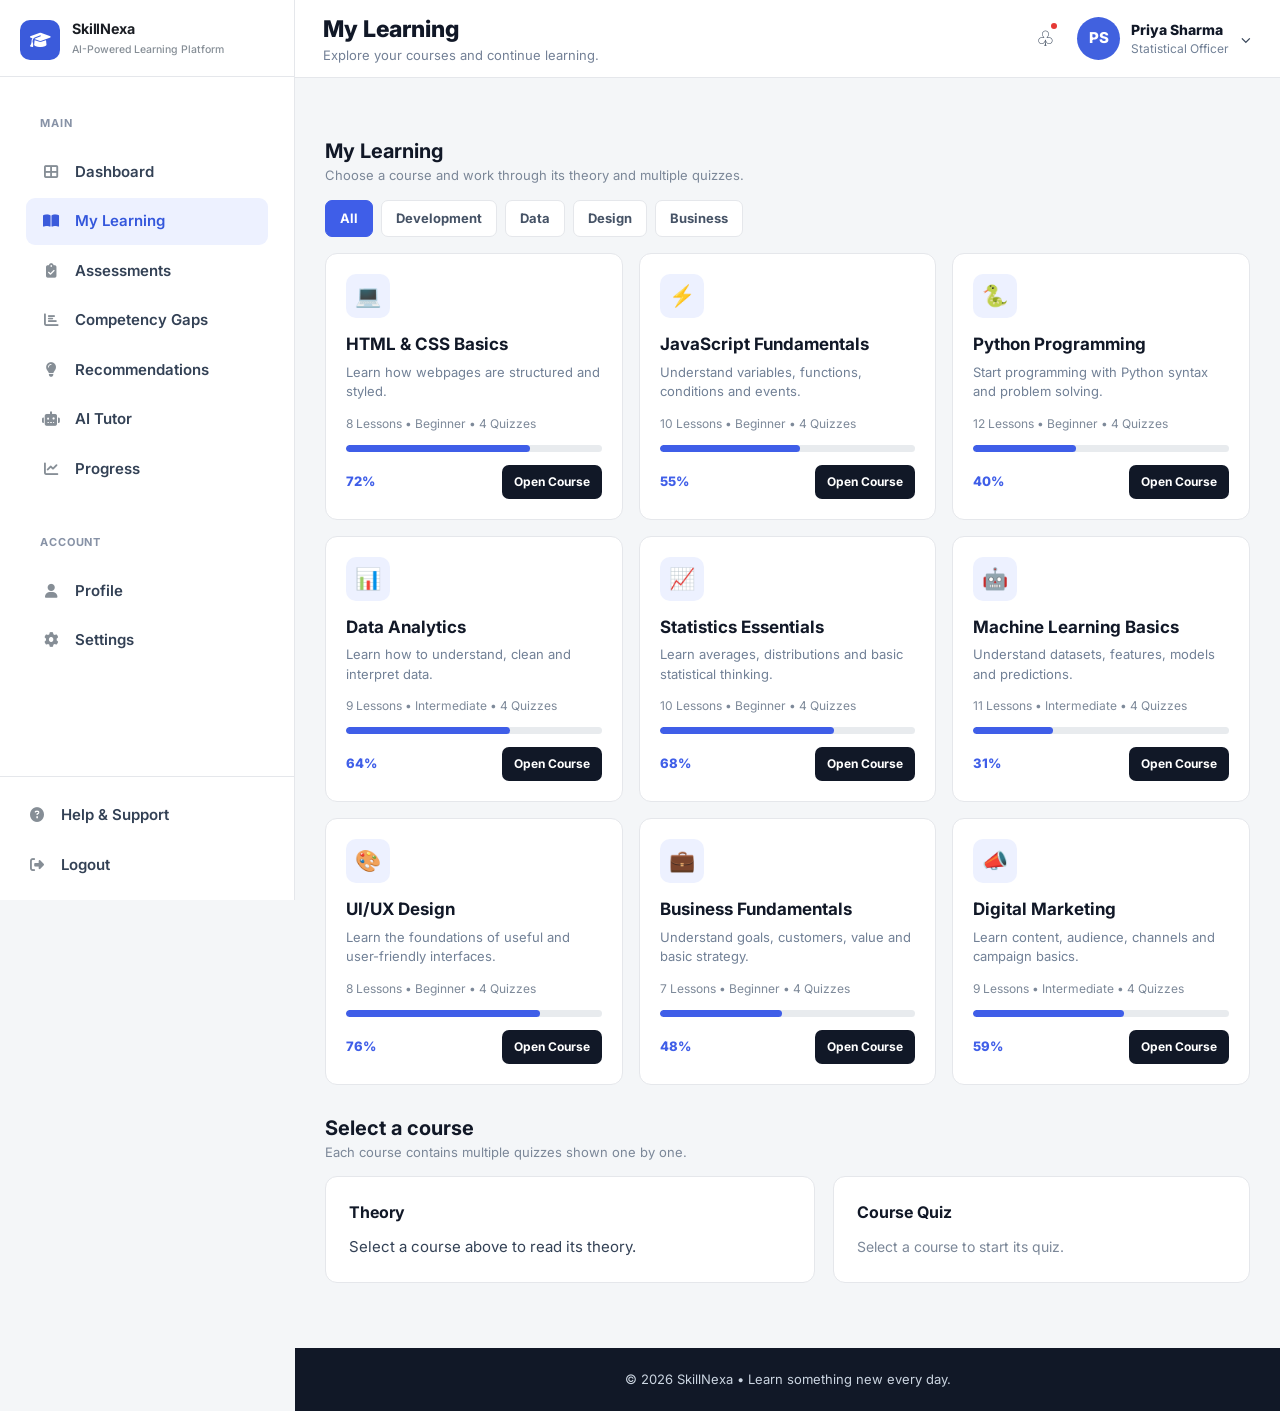
<file: frontend/my learning.html>
<!DOCTYPE html>
<html lang="en">
  <head>
    <meta charset="UTF-8" />
    <meta name="viewport" content="width=device-width, initial-scale=1.0" />
    <title>SkillNexa | My Learning</title>
    <link rel="preconnect" href="https://fonts.googleapis.com" />
    <link rel="preconnect" href="https://fonts.gstatic.com" crossorigin />
    <link href="https://fonts.googleapis.com/css2?family=Inter:wght@400;500;600;700&display=swap" rel="stylesheet" />
    <link rel="stylesheet" href="https://cdnjs.cloudflare.com/ajax/libs/font-awesome/6.5.1/css/all.min.css" />
    <link rel="stylesheet" href="assets/css/style.css" />
  </head>

  <body>
    <div class="app">
      <aside class="sidebar" id="sidebar" aria-label="Main navigation">
        <div class="sidebar-header">
          <div class="logo-wrap">
            <div class="logo-icon" aria-hidden="true">
              <i class="fas fa-graduation-cap"></i>
            </div>
            <div class="logo-text">
              <h1>SkillNexa</h1>
              <span>AI-Powered Learning Platform</span>
            </div>
          </div>
        </div>

        <nav class="sidebar-nav">
          <div class="nav-section">
            <div class="nav-label">Main</div>
            <a href="#" class="nav-item">
              <i class="fas fa-th-large"></i>
              <span>Dashboard</span>
            </a>
            <a href="#" class="nav-item active" aria-current="page">
              <i class="fas fa-book-open"></i>
              <span>My Learning</span>
            </a>
            <a href="#" class="nav-item">
              <i class="fas fa-clipboard-check"></i>
              <span>Assessments</span>
            </a>
            <a href="#" class="nav-item">
              <i class="fas fa-chart-bar"></i>
              <span>Competency Gaps</span>
            </a>
            <a href="#" class="nav-item">
              <i class="fas fa-lightbulb"></i>
              <span>Recommendations</span>
            </a>
            <a href="#" class="nav-item">
              <i class="fas fa-robot"></i>
              <span>AI Tutor</span>
            </a>
            <a href="#" class="nav-item">
              <i class="fas fa-chart-line"></i>
              <span>Progress</span>
            </a>
          </div>

          <div class="nav-section">
            <div class="nav-label">Account</div>
            <a href="#" class="nav-item">
              <i class="fas fa-user"></i>
              <span>Profile</span>
            </a>
            <a href="#" class="nav-item">
              <i class="fas fa-cog"></i>
              <span>Settings</span>
            </a>
          </div>
        </nav>

        <div class="sidebar-footer">
          <a href="#" class="nav-item">
            <i class="fas fa-question-circle"></i>
            <span>Help &amp; Support</span>
          </a>
          <a href="#" class="nav-item">
            <i class="fas fa-sign-out-alt"></i>
            <span>Logout</span>
          </a>
        </div>
      </aside>

      <div class="sidebar-overlay" id="sidebarOverlay" aria-hidden="true"></div>

      <main class="main">
        <header class="topbar">
          <div>
            <div class="page-title">My Learning</div>
            <div class="page-subtitle">Explore your courses and continue learning.</div>
          </div>

          <div class="top-actions">
            <div class="bell">♧<span class="bell-dot"></span></div>

            <div class="user">
              <div class="avatar">PS</div>
              <div>
                <div class="user-name">Priya Sharma</div>
                <div class="user-role">Statistical Officer</div>
              </div>
              <span>⌄</span>
            </div>
          </div>
        </header>

        <div class="content">
          <section class="learning-section" id="courses">
            <div class="section-title">
              <div>
                <h2>My Learning</h2>
                <p>Choose a course and work through its theory and multiple quizzes.</p>
              </div>
            </div>

            <div class="filters">
              <button class="filter active" onclick="filterCourses('All', this)">All</button>
              <button class="filter" onclick="filterCourses('Development', this)">Development</button>
              <button class="filter" onclick="filterCourses('Data', this)">Data</button>
              <button class="filter" onclick="filterCourses('Design', this)">Design</button>
              <button class="filter" onclick="filterCourses('Business', this)">Business</button>
            </div>

            <div class="course-grid" id="courseGrid"></div>
          </section>

          <section class="learning" id="learning">
            <div class="section-title">
              <div>
                <h2 id="lessonTitle">Select a course</h2>
                <p>Each course contains multiple quizzes shown one by one.</p>
              </div>
            </div>

            <div class="lesson-wrap">
              <article class="panel">
                <div class="theory">
                  <h3>Theory</h3>
                  <div id="theory">Select a course above to read its theory.</div>
                </div>
              </article>

              <article class="panel">
                <div class="quiz-box">
                  <h3>Course Quiz</h3>
                  <div id="quiz">
                    <div class="quiz-empty">Select a course to start its quiz.</div>
                  </div>
                </div>
              </article>
            </div>
          </section>
        </div>

        <footer>© 2026 SkillNexa • Learn something new every day.</footer>
      </main>
    </div>

    <script>
      const courses = [
        {
          id: 1,
          cat: 'Development',
          icon: '💻',
          title: 'HTML & CSS Basics',
          desc: 'Learn how webpages are structured and styled.',
          meta: '8 Lessons • Beginner',
          progress: 72,
          theory: `
            <p>HTML defines the structure of a webpage using elements such as headings, paragraphs, links, images and sections.</p>
            <p>CSS controls presentation. Selectors target HTML elements and properties such as color, padding, margin and display change their appearance and layout.</p>
            <ul>
              <li>HTML = structure</li>
              <li>CSS = design and layout</li>
              <li>Responsive CSS helps pages work across screen sizes</li>
            </ul>
          `,
          quiz: [
            {
              q: 'Which technology is mainly used to style an HTML webpage?',
              a: ['HTML', 'CSS', 'SQL', 'Python'],
              correct: 1,
            },
            {
              q: 'Which HTML element is commonly used for the largest page heading?',
              a: ['<h1>', '<p>', '<img>', '<a>'],
              correct: 0,
            },
            {
              q: 'Which CSS property changes the text color?',
              a: ['font-size', 'background', 'color', 'display'],
              correct: 2,
            },
            {
              q: 'What does responsive CSS help a webpage do?',
              a: ['Store data', 'Work across screen sizes', 'Run SQL', 'Create databases'],
              correct: 1,
            },
          ],
        },
        {
          id: 2,
          cat: 'Development',
          icon: '⚡',
          title: 'JavaScript Fundamentals',
          desc: 'Understand variables, functions, conditions and events.',
          meta: '10 Lessons • Beginner',
          progress: 55,
          theory: `
            <p>JavaScript adds behavior and interactivity to web pages. Variables store values, functions group reusable instructions, and conditions allow programs to make decisions.</p>
            <p>JavaScript can also respond to user actions such as clicks and form submissions through events.</p>
            <ul>
              <li>Variables hold data</li>
              <li>Functions reuse logic</li>
              <li>Events connect code to user actions</li>
            </ul>
          `,
          quiz: [
            {
              q: 'Which keyword can declare a block-scoped variable in JavaScript?',
              a: ['style', 'let', 'html', 'select'],
              correct: 1,
            },
            {
              q: 'Which symbol is commonly used for strict equality?',
              a: ['=', '==', '===', '=>'],
              correct: 2,
            },
            {
              q: 'What is a function used for?',
              a: ['Reusable instructions', 'Only styling', 'Storing images', 'Creating HTML tags'],
              correct: 0,
            },
            {
              q: 'Which event commonly runs when a button is clicked?',
              a: ['click', 'hover-only', 'load-css', 'database'],
              correct: 0,
            },
          ],
        },
        {
          id: 3,
          cat: 'Development',
          icon: '🐍',
          title: 'Python Programming',
          desc: 'Start programming with Python syntax and problem solving.',
          meta: '12 Lessons • Beginner',
          progress: 40,
          theory: `
            <p>Python is a general-purpose programming language known for readable syntax. A Python program can use variables, conditions, loops and functions to solve problems.</p>
            <p>Indentation is significant in Python because it defines code blocks.</p>
            <ul>
              <li>Use variables to store values</li>
              <li>Use loops for repetition</li>
              <li>Use functions for reusable tasks</li>
            </ul>
          `,
          quiz: [
            {
              q: 'What is used to define a block of code in Python?',
              a: ['Indentation', 'CSS', 'A semicolon only', 'HTML tags'],
              correct: 0,
            },
            {
              q: 'Which keyword defines a function in Python?',
              a: ['func', 'def', 'function', 'define'],
              correct: 1,
            },
            {
              q: 'Which structure repeats code for each item in a sequence?',
              a: ['if', 'for', 'class', 'import'],
              correct: 1,
            },
            {
              q: 'Which data type stores an ordered collection that can change?',
              a: ['tuple', 'list', 'integer', 'boolean'],
              correct: 1,
            },
          ],
        },
        {
          id: 4,
          cat: 'Data',
          icon: '📊',
          title: 'Data Analytics',
          desc: 'Learn how to understand, clean and interpret data.',
          meta: '9 Lessons • Intermediate',
          progress: 64,
          theory: `
            <p>Data analytics involves examining data to discover useful information. A typical workflow includes collecting, cleaning, exploring and interpreting data.</p>
            <p>Charts and summary measures can make patterns easier to understand.</p>
            <ul>
              <li>Clean incorrect or missing data</li>
              <li>Summarize important patterns</li>
              <li>Communicate findings clearly</li>
            </ul>
          `,
          quiz: [
            {
              q: 'What is a common first step before analyzing messy data?',
              a: ['Ignore it', 'Clean the data', 'Delete every row', 'Publish it'],
              correct: 1,
            },
            {
              q: 'Which chart is commonly useful for comparing categories?',
              a: ['Bar chart', 'Password field', 'HTML tag', 'Audio codec'],
              correct: 0,
            },
            {
              q: 'Why are summary measures useful?',
              a: ['They describe key patterns', 'They remove all data', 'They hide errors', 'They replace collection'],
              correct: 0,
            },
            {
              q: 'What should analysts do with missing values?',
              a: ['Always ignore them', 'Assess and handle them appropriately', 'Turn them into passwords', 'Publish immediately'],
              correct: 1,
            },
          ],
        },
        {
          id: 5,
          cat: 'Data',
          icon: '📈',
          title: 'Statistics Essentials',
          desc: 'Learn averages, distributions and basic statistical thinking.',
          meta: '10 Lessons • Beginner',
          progress: 68,
          theory: `
            <p>Statistics helps us describe and understand data. Measures such as mean, median and mode summarize different aspects of a dataset.</p>
            <p>Variation tells us how spread out observations are. A good analysis considers both the center and the spread of data.</p>
            <ul>
              <li>Mean is an arithmetic average</li>
              <li>Median is the middle value after ordering</li>
              <li>Variation describes spread</li>
            </ul>
          `,
          quiz: [
            {
              q: 'Which measure is the middle value of an ordered dataset?',
              a: ['Mean', 'Median', 'Range', 'Sum'],
              correct: 1,
            },
            {
              q: 'What does the mean represent?',
              a: ['Arithmetic average', 'Middle value only', 'Largest value', 'Number of rows'],
              correct: 0,
            },
            {
              q: 'What does variation describe?',
              a: ['Spread of observations', 'Only the average', 'The column name', 'A chart title'],
              correct: 0,
            },
            {
              q: 'Which value is most affected by an extreme outlier?',
              a: ['Mean', 'Median', 'Mode', 'Category label'],
              correct: 0,
            },
          ],
        },
        {
          id: 6,
          cat: 'Data',
          icon: '🤖',
          title: 'Machine Learning Basics',
          desc: 'Understand datasets, features, models and predictions.',
          meta: '11 Lessons • Intermediate',
          progress: 31,
          theory: `
            <p>Machine learning uses data to build models that identify patterns and make predictions. A dataset often contains features used by a model and a target the model tries to predict.</p>
            <p>Training data is used to learn model parameters, while separate evaluation data can help measure performance.</p>
            <ul>
              <li>Features provide input information</li>
              <li>Targets represent desired outputs</li>
              <li>Evaluation measures model performance</li>
            </ul>
          `,
          quiz: [
            {
              q: 'What do features generally represent in a machine-learning dataset?',
              a: ['Input information', 'Only passwords', 'Website colors', 'Quiz answers'],
              correct: 0,
            },
            {
              q: 'What does a target usually represent?',
              a: ['Desired output', 'CSS style', 'Browser history', 'File size'],
              correct: 0,
            },
            {
              q: 'Why separate evaluation data from training data?',
              a: ['To measure performance on separate data', 'To add colors', 'To remove features', 'To create HTML'],
              correct: 0,
            },
            {
              q: 'What does a model learn from training data?',
              a: ['Patterns/parameters useful for prediction', 'Only filenames', 'Browser settings', 'Passwords'],
              correct: 0,
            },
          ],
        },
        {
          id: 7,
          cat: 'Design',
          icon: '🎨',
          title: 'UI/UX Design',
          desc: 'Learn the foundations of useful and user-friendly interfaces.',
          meta: '8 Lessons • Beginner',
          progress: 76,
          theory: `
            <p>UI design focuses on the visual interface, while UX design considers how people experience and complete tasks with a product.</p>
            <p>Good design uses clear hierarchy, consistency, readable content and feedback to help users understand what to do next.</p>
            <ul>
              <li>Use clear visual hierarchy</li>
              <li>Keep navigation understandable</li>
              <li>Design around user tasks</li>
            </ul>
          `,
          quiz: [
            {
              q: 'What does UX primarily focus on?',
              a: ['User experience', 'Only colors', 'Database storage', 'Server hardware'],
              correct: 0,
            },
            {
              q: 'What is visual hierarchy used for?',
              a: ['Helping users understand importance and order', 'Encrypting data', 'Running SQL', 'Compressing images'],
              correct: 0,
            },
            {
              q: 'Why is consistency important in interface design?',
              a: ['It makes interactions more predictable', 'It removes all content', 'It changes databases', 'It disables navigation'],
              correct: 0,
            },
            {
              q: 'What should navigation help users do?',
              a: ['Understand where to go and what to do next', 'Change server hardware', 'Write Python automatically', 'Delete content'],
              correct: 0,
            },
          ],
        },
        {
          id: 8,
          cat: 'Business',
          icon: '💼',
          title: 'Business Fundamentals',
          desc: 'Understand goals, customers, value and basic strategy.',
          meta: '7 Lessons • Beginner',
          progress: 48,
          theory: `
            <p>Business fundamentals cover how organizations create and deliver value. A business needs to understand customer needs, resources, costs and the value it provides.</p>
            <p>Clear goals help teams decide what to prioritize and how to measure progress.</p>
            <ul>
              <li>Understand the customer</li>
              <li>Define the value offered</li>
              <li>Track meaningful goals</li>
            </ul>
          `,
          quiz: [
            {
              q: 'What should a business understand to create useful value?',
              a: ['Customer needs', 'Only its logo', 'Only office size', 'Keyboard shortcuts'],
              correct: 0,
            },
            {
              q: 'Why are clear goals useful?',
              a: ['They help prioritize and measure progress', 'They replace customers', 'They remove costs', 'They design websites automatically'],
              correct: 0,
            },
            {
              q: 'What does a value proposition communicate?',
              a: ['The value offered to customers', 'The office address only', 'A password', 'A CSS selector'],
              correct: 0,
            },
            {
              q: 'Which factor is important in basic business planning?',
              a: ['Costs and resources', 'Only font size', 'Only browser type', 'Only screen resolution'],
              correct: 0,
            },
          ],
        },
        {
          id: 9,
          cat: 'Business',
          icon: '📣',
          title: 'Digital Marketing',
          desc: 'Learn content, audience, channels and campaign basics.',
          meta: '9 Lessons • Intermediate',
          progress: 59,
          theory: `
            <p>Digital marketing uses online channels to communicate with an audience. Common activities include content creation, search, email and social media marketing.</p>
            <p>Effective campaigns define an audience and use measurable goals to understand performance.</p>
            <ul>
              <li>Identify the target audience</li>
              <li>Create useful content</li>
              <li>Measure campaign results</li>
            </ul>
          `,
          quiz: [
            {
              q: 'Why are measurable goals useful in a marketing campaign?',
              a: ['To track performance', 'To hide results', 'To remove the audience', 'To avoid planning'],
              correct: 0,
            },
            {
              q: 'What should a campaign identify before creating content?',
              a: ['Target audience', 'Keyboard model', 'Server rack', 'CSS framework'],
              correct: 0,
            },
            {
              q: 'Which is a common digital marketing channel?',
              a: ['Email', 'BIOS', 'RAM', 'USB'],
              correct: 0,
            },
            {
              q: 'Why measure campaign results?',
              a: ['To understand performance and improve decisions', 'To remove all content', 'To avoid planning', 'To disable analytics'],
              correct: 0,
            },
          ],
        },
      ];

      const grid = document.getElementById('courseGrid');
      let activeCourseId = null;
      let quizIndex = 0;
      let quizScore = 0;
      let quizAnswered = false;

      function render(list = courses) {
        grid.innerHTML = list
          .map(
            (course) => `
              <article class="course">
                <div class="course-icon">${course.icon}</div>
                <h3>${course.title}</h3>
                <p>${course.desc}</p>
                <div class="course-meta">${course.meta} • ${course.quiz.length} Quizzes</div>
                <div class="progress-track"><i style="width: ${course.progress}%"></i></div>
                <div class="course-bottom">
                  <span class="percent">${course.progress}%</span>
                  <button class="learn" onclick="openCourse(${course.id})">Open Course</button>
                </div>
              </article>
            `
          )
          .join('');
      }

      function filterCourses(category, button) {
        document.querySelectorAll('.filter').forEach((item) => item.classList.remove('active'));
        button.classList.add('active');

        const filteredCourses = category === 'All' ? courses : courses.filter((course) => course.cat === category);
        render(filteredCourses);
      }

      function openCourse(id) {
        const course = courses.find((item) => item.id === id);
        activeCourseId = id;
        quizIndex = 0;
        quizScore = 0;
        quizAnswered = false;

        document.getElementById('lessonTitle').textContent = course.title;
        document.getElementById('theory').innerHTML = course.theory;
        renderQuiz();
        document.getElementById('learning').scrollIntoView({ behavior: 'smooth' });
      }

      function renderQuiz() {
        const course = courses.find((item) => item.id === activeCourseId);
        const question = course.quiz[quizIndex];

        document.getElementById('quiz').innerHTML = `
          <div class="quiz-progress">Quiz ${quizIndex + 1} of ${course.quiz.length} • Score ${quizScore}/${course.quiz.length}</div>
          <div class="quiz-q">${question.q}</div>
          ${question.a
            .map(
              (option, index) => `
                <button class="option" onclick="answer(this, ${index}, ${question.correct})">${option}</button>
              `
            )
            .join('')}
          <button class="next" id="nextBtn" onclick="nextQuiz()" style="display:none;">
            ${quizIndex === course.quiz.length - 1 ? 'Finish Course Quiz' : 'Next Quiz →'}
          </button>
        `;
      }

      function answer(button, index, correct) {
        if (quizAnswered) return;

        quizAnswered = true;

        if (index === correct) {
          quizScore += 1;
        }

        // Directly move to the next question.
        // No Correct/Wrong message is shown.
        setTimeout(() => {
          nextQuiz();
        }, 150);
      }

      function nextQuiz() {
        const course = courses.find((item) => item.id === activeCourseId);

        if (quizIndex < course.quiz.length - 1) {
          quizIndex += 1;
          quizAnswered = false;
          renderQuiz();
          return;
        }

        const wrongCount = course.quiz.length - quizScore;
        const percentage = Math.round((quizScore / course.quiz.length) * 100);
        const message =
          percentage >= 80
            ? 'Excellent work! 🎉'
            : percentage >= 60
              ? 'Good job! Keep practicing. 👍'
              : 'Keep learning and try again. 💪';

        document.getElementById('quiz').innerHTML = `
          <div class="quiz-q">Quiz Result 🎉</div>
          <div style="display: grid; grid-template-columns: repeat(3, 1fr); gap: 10px; margin: 15px 0;">
            <div style="background: #ecfdf3; border: 1px solid #bbf7d0; border-radius: 9px; padding: 13px; text-align: center;">
              <div style="font-size: 24px; font-weight: 800; color: #15803d;">${quizScore}</div>
              <div style="font-size: 12px; color: #166534;">Correct</div>
            </div>
            <div style="background: #fef2f2; border: 1px solid #fecaca; border-radius: 9px; padding: 13px; text-align: center;">
              <div style="font-size: 24px; font-weight: 800; color: #dc2626;">${wrongCount}</div>
              <div style="font-size: 12px; color: #991b1b;">Wrong</div>
            </div>
            <div style="background: #eff6ff; border: 1px solid #bfdbfe; border-radius: 9px; padding: 13px; text-align: center;">
              <div style="font-size: 24px; font-weight: 800; color: #2563eb;">${percentage}%</div>
              <div style="font-size: 12px; color: #1d4ed8;">Score</div>
            </div>
          </div>

          <div class="result" style="color: #334155; margin-bottom: 14px;">
            ${message}<br />
            You answered <strong>${quizScore}</strong> correctly and <strong>${wrongCount}</strong> incorrectly out of <strong>${course.quiz.length}</strong> questions.
          </div>

          <button class="next" onclick="openCourse(${course.id})">Retake Quiz</button>
        `;
      }

      render();
    </script>
  </body>
</html>
</file>
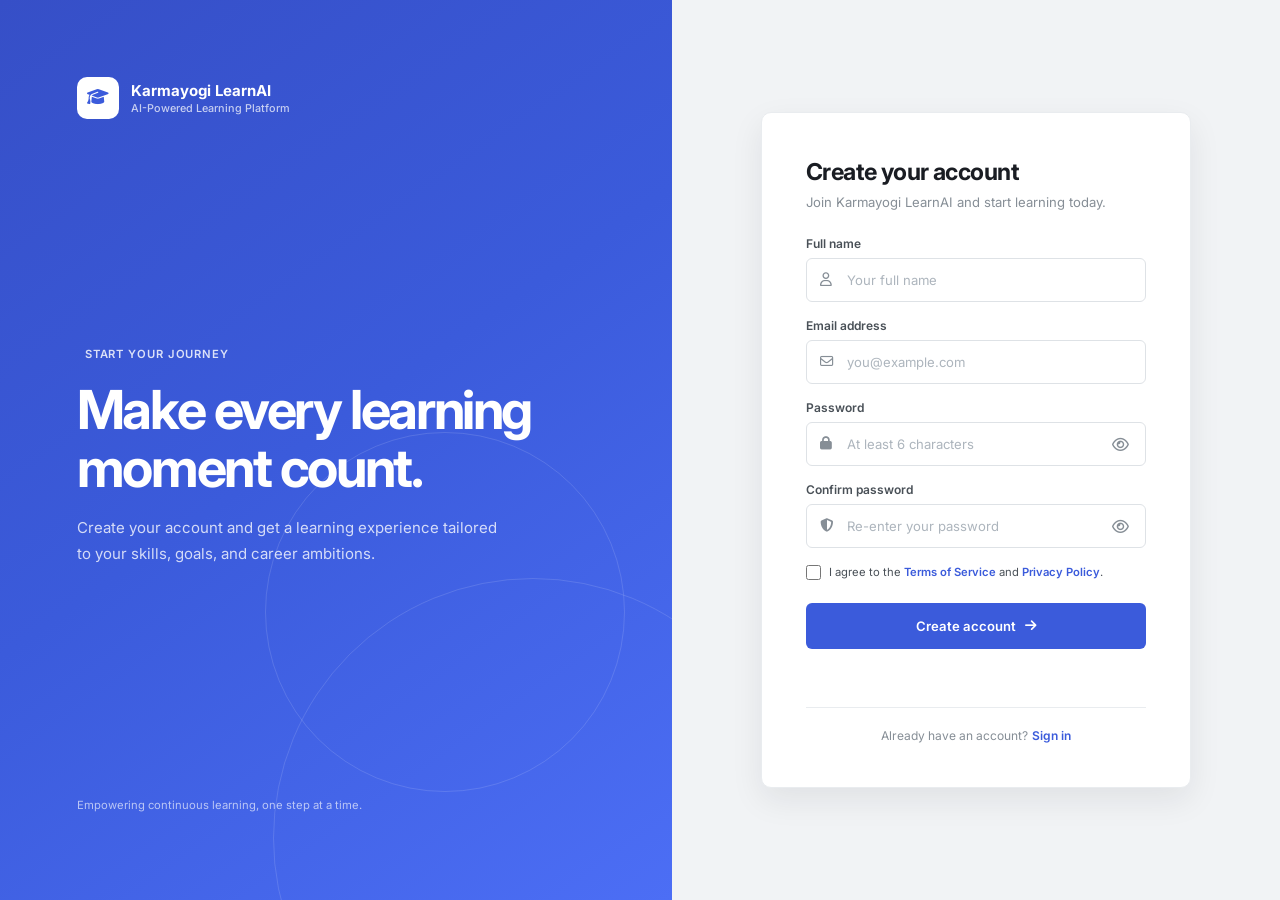
<file: frontend/register.html>
<!DOCTYPE html>
<html lang="en">
<head>
  <meta charset="UTF-8" />
  <meta name="viewport" content="width=device-width, initial-scale=1.0" />
  <meta name="description" content="Create your Karmayogi LearnAI account" />
  <title>Create account | Karmayogi LearnAI</title>
  <link rel="preconnect" href="https://fonts.googleapis.com" />
  <link rel="preconnect" href="https://fonts.gstatic.com" crossorigin />
  <link href="https://fonts.googleapis.com/css2?family=Inter:wght@400;500;600;700&display=swap" rel="stylesheet" />
  <link rel="stylesheet" href="https://cdnjs.cloudflare.com/ajax/libs/font-awesome/6.5.1/css/all.min.css" />
  <style>
    :root {
      --primary: #3b5bdb;
      --primary-hover: #364fc7;
      --primary-light: #edf2ff;
      --text-primary: #1a1d23;
      --text-secondary: #495057;
      --text-muted: #868e96;
      --border: #e9ecef;
      --border-strong: #dee2e6;
      --bg-body: #f1f3f5;
      --danger: #e03131;
      --success: #2f9e44;
      --font: 'Inter', -apple-system, BlinkMacSystemFont, 'Segoe UI', Roboto, sans-serif;
    }

    *, *::before, *::after { box-sizing: border-box; }
    html { font-size: 15px; -webkit-font-smoothing: antialiased; }
    body {
      min-height: 100vh;
      margin: 0;
      color: var(--text-primary);
      background: var(--bg-body);
      font-family: var(--font);
    }
    a { color: inherit; text-decoration: none; }
    button, input { font: inherit; }
    button { cursor: pointer; }

    .auth-shell {
      display: grid;
      grid-template-columns: minmax(0, 1.05fr) minmax(420px, 0.95fr);
      min-height: 100vh;
    }

    .auth-visual {
      position: relative;
      display: flex;
      flex-direction: column;
      justify-content: space-between;
      overflow: hidden;
      padding: clamp(32px, 6vw, 80px);
      color: #fff;
      background: linear-gradient(145deg, #364fc7 0%, #3b5bdb 48%, #4c6ef5 100%);
    }

    .auth-visual::before,
    .auth-visual::after {
      position: absolute;
      content: '';
      border: 1px solid rgba(255, 255, 255, 0.13);
      border-radius: 50%;
      pointer-events: none;
    }
    .auth-visual::before {
      width: min(42vw, 520px);
      height: min(42vw, 520px);
      right: -18%;
      bottom: -22%;
    }
    .auth-visual::after {
      width: min(29vw, 360px);
      height: min(29vw, 360px);
      right: 7%;
      bottom: 12%;
    }

    .brand {
      position: relative;
      z-index: 1;
      display: inline-flex;
      align-items: center;
      gap: 12px;
      width: fit-content;
    }
    .brand-mark {
      display: grid;
      width: 42px;
      height: 42px;
      place-items: center;
      border-radius: 10px;
      color: var(--primary);
      background: #fff;
      font-size: 1.15rem;
    }
    .brand-name { display: block; font-size: 1rem; font-weight: 700; }
    .brand-tagline {
      display: block;
      margin-top: 2px;
      color: rgba(255, 255, 255, 0.72);
      font-size: 0.72rem;
      font-weight: 500;
    }

    .visual-copy {
      position: relative;
      z-index: 1;
      max-width: 500px;
      padding: 72px 0;
    }
    .eyebrow {
      display: inline-flex;
      gap: 8px;
      align-items: center;
      margin-bottom: 20px;
      color: rgba(255, 255, 255, 0.82);
      font-size: 0.75rem;
      font-weight: 600;
      letter-spacing: 0.08em;
      text-transform: uppercase;
    }
    .visual-copy h1 {
      max-width: 480px;
      margin: 0 0 18px;
      font-size: clamp(2.2rem, 4.2vw, 4rem);
      font-weight: 700;
      letter-spacing: -0.045em;
      line-height: 1.08;
    }
    .visual-copy p {
      max-width: 430px;
      margin: 0;
      color: rgba(255, 255, 255, 0.78);
      font-size: 1rem;
      line-height: 1.7;
    }
    .visual-footer {
      position: relative;
      z-index: 1;
      color: rgba(255, 255, 255, 0.64);
      font-size: 0.75rem;
    }

    .auth-panel {
      display: flex;
      align-items: center;
      justify-content: center;
      padding: clamp(24px, 5vw, 64px);
      background: var(--bg-body);
    }
    .auth-card {
      width: min(100%, 430px);
      padding: clamp(28px, 4vw, 44px);
      border: 1px solid var(--border);
      border-radius: 10px;
      background: #fff;
      box-shadow: 0 12px 32px rgba(26, 29, 35, 0.08);
    }
    .auth-heading { margin-bottom: 26px; }
    .auth-heading h2 {
      margin: 0 0 8px;
      font-size: 1.55rem;
      font-weight: 700;
      letter-spacing: -0.025em;
    }
    .auth-heading p {
      margin: 0;
      color: var(--text-muted);
      font-size: 0.875rem;
    }
    .form-group { margin-bottom: 16px; }
    .form-label {
      display: block;
      margin-bottom: 7px;
      color: var(--text-secondary);
      font-size: 0.8rem;
      font-weight: 600;
    }
    .input-wrap { position: relative; }
    .input-icon {
      position: absolute;
      top: 50%;
      left: 14px;
      color: var(--text-muted);
      font-size: 0.9rem;
      pointer-events: none;
      transform: translateY(-50%);
    }
    .form-input {
      width: 100%;
      height: 44px;
      padding: 0 14px 0 40px;
      border: 1px solid var(--border-strong);
      border-radius: 6px;
      outline: none;
      color: var(--text-primary);
      background: #fff;
      font-size: 0.875rem;
      transition: border-color 0.15s, box-shadow 0.15s;
    }
    .form-input::placeholder { color: #adb5bd; }
    .form-input:focus {
      border-color: var(--primary);
      box-shadow: 0 0 0 3px rgba(59, 91, 219, 0.12);
    }
    .password-input { padding-right: 46px; }
    .password-toggle {
      position: absolute;
      top: 50%;
      right: 12px;
      width: 28px;
      height: 28px;
      border: 0;
      border-radius: 4px;
      color: var(--text-muted);
      background: transparent;
      transform: translateY(-50%);
    }
    .password-toggle:hover,
    .password-toggle:focus-visible {
      color: var(--primary);
      background: var(--primary-light);
      outline: none;
    }
    .terms {
      display: flex;
      align-items: flex-start;
      gap: 8px;
      margin: 4px 0 22px;
      color: var(--text-secondary);
      font-size: 0.75rem;
      line-height: 1.45;
    }
    .terms input {
      width: 15px;
      height: 15px;
      flex: 0 0 auto;
      margin: 1px 0 0;
      accent-color: var(--primary);
    }
    .text-link {
      color: var(--primary);
      font-weight: 600;
    }
    .text-link:hover { color: var(--primary-hover); text-decoration: underline; }
    .submit-btn {
      display: inline-flex;
      align-items: center;
      justify-content: center;
      gap: 9px;
      width: 100%;
      height: 46px;
      border: 0;
      border-radius: 6px;
      color: #fff;
      background: var(--primary);
      font-size: 0.875rem;
      font-weight: 600;
      transition: background 0.15s, box-shadow 0.15s;
    }
    .submit-btn:hover {
      background: var(--primary-hover);
      box-shadow: 0 4px 12px rgba(59, 91, 219, 0.28);
    }
    .submit-btn:disabled { cursor: wait; opacity: 0.75; }
    .form-message {
      min-height: 20px;
      margin: 14px 0 0;
      color: var(--danger);
      font-size: 0.78rem;
      text-align: center;
    }
    .form-message.success { color: var(--success); }
    .signin-prompt {
      margin: 24px 0 0;
      padding-top: 20px;
      border-top: 1px solid var(--border);
      color: var(--text-muted);
      font-size: 0.8rem;
      text-align: center;
    }
    .signin-prompt .text-link { margin-left: 4px; }

    @media (max-width: 780px) {
      .auth-shell { display: block; }
      .auth-visual {
        min-height: 310px;
        padding: 28px 24px;
      }
      .visual-copy { padding: 42px 0 18px; }
      .visual-copy h1 { font-size: clamp(2rem, 8vw, 3rem); }
      .visual-copy p { font-size: 0.875rem; }
      .visual-footer { display: none; }
      .auth-panel {
        min-height: calc(100vh - 310px);
        padding: 24px;
      }
    }
    @media (max-width: 420px) {
      .auth-card { padding: 26px 20px; }
    }
  </style>
</head>
<body>
  <main class="auth-shell">
    <section class="auth-visual" aria-label="About Karmayogi LearnAI">
      <a class="brand" href="index.html" aria-label="Karmayogi LearnAI home">
        <span class="brand-mark" aria-hidden="true"><i class="fa-solid fa-graduation-cap"></i></span>
        <span>
          <span class="brand-name">Karmayogi LearnAI</span>
          <span class="brand-tagline">AI-Powered Learning Platform</span>
        </span>
      </a>

      <div class="visual-copy">
        <span class="eyebrow"><i class="fa-solid fa-sparkles" aria-hidden="true"></i> Start your journey</span>
        <h1>Make every learning moment count.</h1>
        <p>Create your account and get a learning experience tailored to your skills, goals, and career ambitions.</p>
      </div>

      <p class="visual-footer">Empowering continuous learning, one step at a time.</p>
    </section>

    <section class="auth-panel">
      <div class="auth-card">
        <div class="auth-heading">
          <h2>Create your account</h2>
          <p>Join Karmayogi LearnAI and start learning today.</p>
        </div>

        <form id="register-form" novalidate>
          <div class="form-group">
            <label class="form-label" for="name">Full name</label>
            <div class="input-wrap">
              <i class="input-icon fa-regular fa-user" aria-hidden="true"></i>
              <input class="form-input" id="name" name="name" type="text" autocomplete="name" placeholder="Your full name" required />
            </div>
          </div>

          <div class="form-group">
            <label class="form-label" for="email">Email address</label>
            <div class="input-wrap">
              <i class="input-icon fa-regular fa-envelope" aria-hidden="true"></i>
              <input class="form-input" id="email" name="email" type="email" autocomplete="email" placeholder="you@example.com" required />
            </div>
          </div>

          <div class="form-group">
            <label class="form-label" for="password">Password</label>
            <div class="input-wrap">
              <i class="input-icon fa-solid fa-lock" aria-hidden="true"></i>
              <input class="form-input password-input" id="password" name="password" type="password" autocomplete="new-password" placeholder="At least 6 characters" minlength="6" required />
              <button class="password-toggle" type="button" data-target="password" aria-label="Show password" aria-pressed="false"><i class="fa-regular fa-eye" aria-hidden="true"></i></button>
            </div>
          </div>

          <div class="form-group">
            <label class="form-label" for="confirm-password">Confirm password</label>
            <div class="input-wrap">
              <i class="input-icon fa-solid fa-shield-halved" aria-hidden="true"></i>
              <input class="form-input password-input" id="confirm-password" name="confirm-password" type="password" autocomplete="new-password" placeholder="Re-enter your password" minlength="6" required />
              <button class="password-toggle" type="button" data-target="confirm-password" aria-label="Show password" aria-pressed="false"><i class="fa-regular fa-eye" aria-hidden="true"></i></button>
            </div>
          </div>

          <label class="terms" for="terms">
            <input id="terms" name="terms" type="checkbox" required />
            <span>I agree to the <a class="text-link" href="#">Terms of Service</a> and <a class="text-link" href="#">Privacy Policy</a>.</span>
          </label>

          <button class="submit-btn" type="submit">
            <span>Create account</span>
            <i class="fa-solid fa-arrow-right" aria-hidden="true"></i>
          </button>
          <p class="form-message" id="form-message" role="status" aria-live="polite"></p>
        </form>

        <p class="signin-prompt">Already have an account?<a class="text-link" href="login.html">Sign in</a></p>
      </div>
    </section>
  </main>

  <script>
    const form = document.getElementById('register-form');
    const password = document.getElementById('password');
    const confirmPassword = document.getElementById('confirm-password');
    const formMessage = document.getElementById('form-message');

    document.querySelectorAll('.password-toggle').forEach(function (toggle) {
      toggle.addEventListener('click', function () {
        const input = document.getElementById(toggle.dataset.target);
        const shouldShow = input.type === 'password';
        input.type = shouldShow ? 'text' : 'password';
        toggle.setAttribute('aria-label', shouldShow ? 'Hide password' : 'Show password');
        toggle.setAttribute('aria-pressed', String(shouldShow));
        toggle.querySelector('i').className = shouldShow ? 'fa-regular fa-eye-slash' : 'fa-regular fa-eye';
      });
    });

    form.addEventListener('submit', function (event) {
      event.preventDefault();
      formMessage.className = 'form-message';
      formMessage.textContent = '';

      if (!form.checkValidity()) {
        form.reportValidity();
        return;
      }

      if (password.value !== confirmPassword.value) {
        formMessage.textContent = 'Passwords do not match.';
        confirmPassword.focus();
        return;
      }

      formMessage.className = 'form-message success';
      formMessage.textContent = 'Your account is ready to be created.';
    });

    document.querySelectorAll('.terms a').forEach(function (link) {
      link.addEventListener('click', function (event) {
        event.preventDefault();
      });
    });
  </script>
</body>
</html>
</file>
<file: frontend/assets/css/style.css>
/* =========================================================
   SkillNexa - Combined Stylesheet
   CSS from File 1 + CSS from File 2
   ========================================================= */

/* ========== CSS VARIABLES & RESET ========== */
    :root {
      --primary: #3b5bdb;
      --primary-hover: #364fc7;
      --primary-light: #edf2ff;
      --primary-soft: #dbe4ff;
      --success: #2f9e44;
      --success-bg: #ebfbee;
      --warning: #f08c00;
      --warning-bg: #fff9db;
      --danger: #e03131;
      --danger-bg: #fff5f5;
      --text-primary: #1a1d23;
      --text-secondary: #495057;
      --text-muted: #868e96;
      --border: #e9ecef;
      --border-strong: #dee2e6;
      --bg-body: #f1f3f5;
      --bg-card: #ffffff;
      --bg-sidebar: #ffffff;
      --shadow-sm: 0 1px 2px rgba(0, 0, 0, 0.04);
      --shadow: 0 1px 3px rgba(0, 0, 0, 0.06), 0 1px 2px rgba(0, 0, 0, 0.04);
      --shadow-md: 0 4px 12px rgba(0, 0, 0, 0.06);
      --radius: 10px;
      --radius-sm: 6px;
      --sidebar-width: 250px;
      --header-height: 64px;
      --space-1: 4px;
      --space-2: 8px;
      --space-3: 12px;
      --space-4: 16px;
      --space-5: 20px;
      --space-6: 24px;
      --space-8: 32px;
      --space-10: 40px;
      --font: 'Inter', -apple-system, BlinkMacSystemFont, 'Segoe UI', Roboto, sans-serif;
    }

    *, *::before, *::after {
      box-sizing: border-box;
      margin: 0;
      padding: 0;
    }

    html {
      font-size: 15px;
      -webkit-font-smoothing: antialiased;
      -moz-osx-font-smoothing: grayscale;
    }

    body {
      font-family: var(--font);
      background: var(--bg-body);
      color: var(--text-primary);
      line-height: 1.5;
      min-height: 100vh;
    }

    a {
      text-decoration: none;
      color: inherit;
    }

    button {
      font-family: inherit;
      cursor: pointer;
      border: none;
      background: none;
    }

    ul {
      list-style: none;
    }

    img {
      max-width: 100%;
      display: block;
    }

    /* ========== SIDEBAR ========== */
    .sidebar {
      position: fixed;
      top: 0;
      left: 0;
      width: var(--sidebar-width);
      height: 100vh;
      background: var(--bg-sidebar);
      border-right: 1px solid var(--border);
      display: flex;
      flex-direction: column;
      z-index: 1000;
      transition: transform 0.25s ease;
    }

    .sidebar-header {
      padding: var(--space-5) var(--space-5) var(--space-4);
      border-bottom: 1px solid var(--border);
    }

    .logo-wrap {
      display: flex;
      align-items: center;
      gap: var(--space-3);
    }

    .logo-icon {
      width: 40px;
      height: 40px;
      background: var(--primary);
      border-radius: 10px;
      display: flex;
      align-items: center;
      justify-content: center;
      color: #fff;
      font-size: 1.1rem;
      flex-shrink: 0;
    }

    .logo-text h1 {
      font-size: 0.95rem;
      font-weight: 700;
      color: var(--text-primary);
      letter-spacing: -0.01em;
      line-height: 1.2;
    }

    .logo-text span {
      font-size: 0.7rem;
      color: var(--text-muted);
      font-weight: 500;
    }

    .sidebar-nav {
      flex: 1;
      overflow-y: auto;
      padding: var(--space-4) var(--space-3);
    }

    .nav-section {
      margin-bottom: var(--space-5);
    }

    .nav-label {
      font-size: 0.65rem;
      font-weight: 600;
      text-transform: uppercase;
      letter-spacing: 0.06em;
      color: var(--text-muted);
      padding: 0 var(--space-3);
      margin-bottom: var(--space-2);
    }

    .nav-item {
      display: flex;
      align-items: center;
      gap: var(--space-3);
      padding: 9px var(--space-3);
      border-radius: var(--radius-sm);
      color: var(--text-secondary);
      font-size: 0.875rem;
      font-weight: 500;
      transition: background 0.15s, color 0.15s;
      margin-bottom: 2px;
    }

    .nav-item i {
      width: 20px;
      text-align: center;
      font-size: 0.95rem;
      color: var(--text-muted);
    }

    .nav-item:hover {
      background: var(--bg-body);
      color: var(--text-primary);
    }

    .nav-item:hover i {
      color: var(--text-secondary);
    }

    .nav-item.active {
      background: var(--primary-light);
      color: var(--primary);
    }

    .nav-item.active i {
      color: var(--primary);
    }

    .sidebar-footer {
      padding: var(--space-3);
      border-top: 1px solid var(--border);
    }

    .sidebar-footer .nav-item {
      margin-bottom: 0;
    }

    /* ========== MAIN LAYOUT ========== */
    .main-wrapper {
      margin-left: var(--sidebar-width);
      min-height: 100vh;
      display: flex;
      flex-direction: column;
    }

    /* ========== HEADER ========== */
    .header {
      height: var(--header-height);
      background: var(--bg-card);
      border-bottom: 1px solid var(--border);
      display: flex;
      align-items: center;
      justify-content: space-between;
      padding: 0 var(--space-6);
      position: sticky;
      top: 0;
      z-index: 100;
    }

    .header-left {
      display: flex;
      align-items: center;
      gap: var(--space-4);
    }

    .menu-toggle {
      display: none;
      width: 36px;
      height: 36px;
      align-items: center;
      justify-content: center;
      border-radius: var(--radius-sm);
      color: var(--text-secondary);
      font-size: 1.1rem;
    }

    .menu-toggle:hover {
      background: var(--bg-body);
    }

    .page-title h2 {
      font-size: 1.15rem;
      font-weight: 600;
      color: var(--text-primary);
      line-height: 1.2;
    }

    .page-title p {
      font-size: 0.8rem;
      color: var(--text-muted);
      margin-top: 1px;
    }

    .header-right {
      display: flex;
      align-items: center;
      gap: var(--space-4);
    }

    .notification-btn {
      position: relative;
      width: 38px;
      height: 38px;
      display: flex;
      align-items: center;
      justify-content: center;
      border-radius: 50%;
      color: var(--text-secondary);
      font-size: 1.05rem;
      transition: background 0.15s;
    }

    .notification-btn:hover {
      background: var(--bg-body);
    }

    .notification-badge {
      position: absolute;
      top: 6px;
      right: 6px;
      width: 8px;
      height: 8px;
      background: var(--danger);
      border-radius: 50%;
      border: 2px solid #fff;
    }

    .user-menu {
      display: flex;
      align-items: center;
      gap: var(--space-3);
      padding: 4px 8px 4px 4px;
      border-radius: 24px;
      cursor: pointer;
      transition: background 0.15s;
    }

    .user-menu:hover {
      background: var(--bg-body);
    }

    .user-avatar {
      width: 36px;
      height: 36px;
      border-radius: 50%;
      background: linear-gradient(135deg, #4c6ef5, #3b5bdb);
      color: #fff;
      display: flex;
      align-items: center;
      justify-content: center;
      font-weight: 600;
      font-size: 0.85rem;
      flex-shrink: 0;
    }

    .user-info {
      text-align: left;
    }

    .user-info .name {
      font-size: 0.85rem;
      font-weight: 600;
      color: var(--text-primary);
      line-height: 1.2;
    }

    .user-info .role {
      font-size: 0.7rem;
      color: var(--text-muted);
    }

    .user-menu .fa-chevron-down {
      font-size: 0.65rem;
      color: var(--text-muted);
      margin-left: 2px;
    }

    /* ========== CONTENT ========== */
    .content {
      flex: 1;
      padding: var(--space-6);
      max-width: 1280px;
      width: 100%;
      margin: 0 auto;
    }

    /* ========== WELCOME BANNER ========== */
    .welcome-banner {
      background: var(--bg-card);
      border: 1px solid var(--border);
      border-radius: var(--radius);
      padding: var(--space-5) var(--space-6);
      margin-bottom: var(--space-6);
      display: flex;
      align-items: center;
      justify-content: space-between;
      gap: var(--space-6);
      box-shadow: var(--shadow-sm);
    }

    .welcome-text h3 {
      font-size: 1.25rem;
      font-weight: 600;
      color: var(--text-primary);
      margin-bottom: 4px;
    }

    .welcome-text p {
      font-size: 0.875rem;
      color: var(--text-secondary);
    }

    .welcome-stats {
      display: flex;
      gap: var(--space-6);
      flex-shrink: 0;
    }

    .welcome-stat {
      text-align: center;
    }

    .welcome-stat .value {
      font-size: 1.1rem;
      font-weight: 700;
      color: var(--primary);
    }

    .welcome-stat .label {
      font-size: 0.7rem;
      color: var(--text-muted);
      margin-top: 2px;
    }

    .welcome-cta {
      flex-shrink: 0;
    }

    .btn {
      display: inline-flex;
      align-items: center;
      gap: var(--space-2);
      padding: 9px 18px;
      border-radius: var(--radius-sm);
      font-size: 0.85rem;
      font-weight: 600;
      transition: background 0.15s, border-color 0.15s, color 0.15s, box-shadow 0.15s;
    }

    .btn-primary {
      background: var(--primary);
      color: #fff;
    }

    .btn-primary:hover {
      background: var(--primary-hover);
      box-shadow: 0 2px 8px rgba(59, 91, 219, 0.3);
    }

    .btn-outline {
      background: transparent;
      border: 1px solid var(--border-strong);
      color: var(--text-secondary);
    }

    .btn-outline:hover {
      border-color: var(--primary);
      color: var(--primary);
      background: var(--primary-light);
    }

    .btn-sm {
      padding: 6px 12px;
      font-size: 0.8rem;
    }

    /* ========== KPI CARDS ========== */
    .kpi-grid {
      display: grid;
      grid-template-columns: repeat(4, 1fr);
      gap: var(--space-4);
      margin-bottom: var(--space-6);
    }

    .kpi-card {
      background: var(--bg-card);
      border: 1px solid var(--border);
      border-radius: var(--radius);
      padding: var(--space-5);
      box-shadow: var(--shadow-sm);
      transition: box-shadow 0.15s, border-color 0.15s;
    }

    .kpi-card:hover {
      box-shadow: var(--shadow);
      border-color: var(--border-strong);
    }

    .kpi-header {
      display: flex;
      align-items: center;
      justify-content: space-between;
      margin-bottom: var(--space-3);
    }

    .kpi-title {
      font-size: 0.8rem;
      font-weight: 500;
      color: var(--text-muted);
    }

    .kpi-icon {
      width: 32px;
      height: 32px;
      border-radius: 8px;
      display: flex;
      align-items: center;
      justify-content: center;
      font-size: 0.9rem;
    }

    .kpi-icon.blue {
      background: var(--primary-light);
      color: var(--primary);
    }

    .kpi-icon.green {
      background: var(--success-bg);
      color: var(--success);
    }

    .kpi-icon.orange {
      background: var(--warning-bg);
      color: var(--warning);
    }

    .kpi-icon.indigo {
      background: #f3f0ff;
      color: #5f3dc4;
    }

    .kpi-value {
      font-size: 1.6rem;
      font-weight: 700;
      color: var(--text-primary);
      line-height: 1.2;
      margin-bottom: 4px;
    }

    .kpi-sub {
      font-size: 0.75rem;
      color: var(--text-muted);
    }

    .kpi-sub.positive {
      color: var(--success);
      font-weight: 500;
    }

    /* Circular progress for KPI 1 */
    .circular-progress {
      position: relative;
      width: 56px;
      height: 56px;
      flex-shrink: 0;
    }

    .circular-progress svg {
      transform: rotate(-90deg);
    }

    .circular-progress .bg {
      fill: none;
      stroke: var(--border);
      stroke-width: 5;
    }

    .circular-progress .fg {
      fill: none;
      stroke: var(--primary);
      stroke-width: 5;
      stroke-linecap: round;
      stroke-dasharray: 157;
      stroke-dashoffset: 44; /* 157 * (1 - 0.72) */
    }

    .circular-progress .pct {
      position: absolute;
      inset: 0;
      display: flex;
      align-items: center;
      justify-content: center;
      font-size: 0.75rem;
      font-weight: 700;
      color: var(--text-primary);
    }

    /* Progress bar for KPI 2 */
    .progress-bar-wrap {
      height: 6px;
      background: var(--border);
      border-radius: 3px;
      overflow: hidden;
      margin-top: var(--space-3);
    }

    .progress-bar-fill {
      height: 100%;
      background: var(--primary);
      border-radius: 3px;
      width: 68%;
    }

    /* ========== GRID LAYOUTS ========== */
    .grid-2 {
      display: grid;
      grid-template-columns: 1.4fr 1fr;
      gap: var(--space-5);
      margin-bottom: var(--space-5);
    }

    .grid-2-equal {
      display: grid;
      grid-template-columns: 1fr 1fr;
      gap: var(--space-5);
      margin-bottom: var(--space-5);
    }

    .grid-3 {
      display: grid;
      grid-template-columns: repeat(3, 1fr);
      gap: var(--space-4);
    }

    .section-heading {
      margin-bottom: var(--space-4);
    }

    .section-heading h3 {
      font-size: 1rem;
      font-weight: 600;
      color: var(--text-primary);
    }

    .section-heading p {
      font-size: 0.8rem;
      color: var(--text-muted);
      margin-top: 2px;
    }

    .recommendations-section {
      margin-bottom: 24px;
    }

    /* ========== CARD BASE ========== */
    .card {
      background: var(--bg-card);
      border: 1px solid var(--border);
      border-radius: var(--radius);
      box-shadow: var(--shadow-sm);
      overflow: hidden;
    }

    .card-header {
      padding: var(--space-4) var(--space-5);
      border-bottom: 1px solid var(--border);
      display: flex;
      align-items: flex-start;
      justify-content: space-between;
      gap: var(--space-3);
    }

    .card-header h3 {
      font-size: 0.95rem;
      font-weight: 600;
      color: var(--text-primary);
    }

    .card-header p {
      font-size: 0.75rem;
      color: var(--text-muted);
      margin-top: 2px;
    }

    .card-body {
      padding: var(--space-5);
    }

    /* ========== COMPETENCY OVERVIEW ========== */
    .competency-list {
      display: flex;
      flex-direction: column;
      gap: var(--space-4);
    }

    .competency-item {
      display: grid;
      grid-template-columns: 140px 1fr 48px;
      align-items: center;
      gap: var(--space-3);
    }

    .competency-name {
      font-size: 0.85rem;
      font-weight: 500;
      color: var(--text-primary);
    }

    .competency-bar-wrap {
      height: 8px;
      background: var(--border);
      border-radius: 4px;
      overflow: hidden;
    }

    .competency-bar {
      height: 100%;
      border-radius: 4px;
    }

    .competency-bar.strong {
      background: var(--success);
    }

    .competency-bar.good {
      background: var(--primary);
    }

    .competency-bar.needs {
      background: var(--warning);
    }

    .competency-bar.gap {
      background: var(--danger);
    }

    .competency-pct {
      font-size: 0.8rem;
      font-weight: 600;
      color: var(--text-secondary);
      text-align: right;
    }

    .competency-status {
      display: inline-block;
      font-size: 0.65rem;
      font-weight: 600;
      padding: 2px 6px;
      border-radius: 4px;
      margin-top: 2px;
    }

    .status-strong {
      background: var(--success-bg);
      color: var(--success);
    }

    .status-good {
      background: var(--primary-light);
      color: var(--primary);
    }

    .status-needs {
      background: var(--warning-bg);
      color: var(--warning);
    }

    .status-gap {
      background: var(--danger-bg);
      color: var(--danger);
    }

    .competency-alert {
      margin-top: var(--space-5);
      padding: var(--space-4);
      background: var(--danger-bg);
      border: 1px solid #ffc9c9;
      border-radius: var(--radius-sm);
      display: flex;
      align-items: flex-start;
      gap: var(--space-3);
    }

    .competency-alert i {
      color: var(--danger);
      margin-top: 2px;
      font-size: 0.95rem;
    }

    .competency-alert-content h4 {
      font-size: 0.85rem;
      font-weight: 600;
      color: var(--text-primary);
      margin-bottom: 2px;
    }

    .competency-alert-content p {
      font-size: 0.8rem;
      color: var(--text-secondary);
      margin-bottom: var(--space-3);
    }

    /* ========== RECOMMENDATIONS ========== */
    .course-card {
      background: var(--bg-card);
      border: 1px solid var(--border);
      border-radius: var(--radius);
      padding: var(--space-4);
      display: flex;
      flex-direction: column;
      transition: box-shadow 0.15s, border-color 0.15s;
      height: 100%;
    }

    .course-card:hover {
      box-shadow: var(--shadow);
      border-color: var(--border-strong);
    }

    .course-icon {
      width: 44px;
      height: 44px;
      border-radius: 10px;
      display: flex;
      align-items: center;
      justify-content: center;
      font-size: 1.15rem;
      margin-bottom: var(--space-3);
    }

    .course-icon.ethics {
      background: #fff5f5;
      color: #e03131;
    }

    .course-icon.analysis {
      background: var(--primary-light);
      color: var(--primary);
    }

    .course-icon.sampling {
      background: #f3f0ff;
      color: #5f3dc4;
    }

    .course-category {
      font-size: 0.7rem;
      font-weight: 600;
      color: var(--text-muted);
      text-transform: uppercase;
      letter-spacing: 0.03em;
      margin-bottom: 4px;
    }

    .course-title {
      font-size: 0.9rem;
      font-weight: 600;
      color: var(--text-primary);
      margin-bottom: var(--space-2);
      line-height: 1.35;
    }

    .course-meta {
      display: flex;
      flex-wrap: wrap;
      gap: var(--space-3);
      margin-bottom: var(--space-3);
      font-size: 0.75rem;
      color: var(--text-muted);
    }

    .course-meta span {
      display: flex;
      align-items: center;
      gap: 4px;
    }

    .course-reason {
      font-size: 0.75rem;
      color: var(--text-secondary);
      background: var(--bg-body);
      padding: var(--space-2) var(--space-3);
      border-radius: var(--radius-sm);
      margin-bottom: var(--space-4);
      line-height: 1.4;
      flex: 1;
    }

    .course-card .btn {
      width: 100%;
      justify-content: center;
      margin-top: auto;
    }

    /* ========== ASSESSMENTS TABLE ========== */
    .assessment-list {
      display: flex;
      flex-direction: column;
      gap: var(--space-3);
    }

    .assessment-row {
      display: flex;
      align-items: center;
      justify-content: space-between;
      gap: var(--space-4);
      padding: var(--space-3) 0;
      border-bottom: 1px solid var(--border);
    }

    .assessment-row:last-child {
      border-bottom: none;
      padding-bottom: 0;
    }

    .assessment-row:first-child {
      padding-top: 0;
    }

    .assessment-info h4 {
      font-size: 0.875rem;
      font-weight: 600;
      color: var(--text-primary);
      margin-bottom: 2px;
    }

    .assessment-meta {
      font-size: 0.75rem;
      color: var(--text-muted);
      display: flex;
      gap: var(--space-3);
      flex-wrap: wrap;
    }

    .status-badge {
      display: inline-flex;
      align-items: center;
      gap: 4px;
      font-size: 0.7rem;
      font-weight: 600;
      padding: 3px 8px;
      border-radius: 12px;
    }

    .status-badge.pending {
      background: var(--warning-bg);
      color: var(--warning);
    }

    /* ========== RECENT ACTIVITY ========== */
    .activity-list {
      display: flex;
      flex-direction: column;
      gap: 0;
    }

    .activity-item {
      display: flex;
      gap: var(--space-3);
      padding: var(--space-3) 0;
      border-bottom: 1px solid var(--border);
      position: relative;
    }

    .activity-item:last-child {
      border-bottom: none;
      padding-bottom: 0;
    }

    .activity-item:first-child {
      padding-top: 0;
    }

    .activity-icon {
      width: 28px;
      height: 28px;
      border-radius: 50%;
      background: var(--success-bg);
      color: var(--success);
      display: flex;
      align-items: center;
      justify-content: center;
      font-size: 0.7rem;
      flex-shrink: 0;
    }

    .activity-content {
      flex: 1;
    }

    .activity-content p {
      font-size: 0.85rem;
      color: var(--text-primary);
      font-weight: 500;
    }

    .activity-content time {
      font-size: 0.75rem;
      color: var(--text-muted);
    }

    /* ========== LEARNING CHART ========== */
    .chart-container {
      width: 100%;
      height: 200px;
      position: relative;
    }

    .chart-container svg {
      width: 100%;
      height: 100%;
    }

    .chart-label {
      font-size: 0.75rem;
      color: var(--text-muted);
      text-align: center;
      margin-top: var(--space-2);
    }

    /* ========== AI TUTOR CARD ========== */
    .ai-tutor-card {
      background: var(--bg-card);
      border: 1px solid var(--border);
      border-radius: var(--radius);
      padding: var(--space-5) var(--space-6);
      display: flex;
      align-items: center;
      justify-content: space-between;
      gap: var(--space-5);
      box-shadow: var(--shadow-sm);
      margin-bottom: var(--space-6);
    }

    .ai-tutor-left {
      display: flex;
      align-items: center;
      gap: var(--space-4);
    }

    .ai-tutor-icon {
      width: 48px;
      height: 48px;
      border-radius: 12px;
      background: var(--primary-light);
      color: var(--primary);
      display: flex;
      align-items: center;
      justify-content: center;
      font-size: 1.25rem;
      flex-shrink: 0;
    }

    .ai-tutor-text h3 {
      font-size: 0.95rem;
      font-weight: 600;
      color: var(--text-primary);
      margin-bottom: 2px;
    }

    .ai-tutor-text p {
      font-size: 0.8rem;
      color: var(--text-secondary);
      max-width: 480px;
    }

    /* ========== FOOTER ========== */
    .footer {
      padding: var(--space-6) var(--space-6) var(--space-8);
      border-top: 1px solid var(--border);
      margin-top: auto;
    }

    .footer-inner {
      max-width: 1280px;
      margin: 0 auto;
      display: flex;
      align-items: center;
      justify-content: space-between;
      flex-wrap: wrap;
      gap: var(--space-4);
    }

    .footer-brand {
      font-size: 0.85rem;
      color: var(--text-muted);
    }

    .footer-brand strong {
      color: var(--text-secondary);
      font-weight: 600;
    }

    .footer-links {
      display: flex;
      gap: var(--space-5);
    }

    .footer-links a {
      font-size: 0.8rem;
      color: var(--text-muted);
      transition: color 0.15s;
    }

    .footer-links a:hover {
      color: var(--primary);
    }

    .footer-copy {
      font-size: 0.75rem;
      color: var(--text-muted);
      width: 100%;
      text-align: center;
      margin-top: var(--space-3);
      padding-top: var(--space-3);
      border-top: 1px solid var(--border);
    }

    /* ========== OVERLAY (mobile) ========== */
    .sidebar-overlay {
      display: none;
      position: fixed;
      inset: 0;
      background: rgba(0, 0, 0, 0.35);
      z-index: 999;
    }

    .sidebar-overlay.active {
      display: block;
    }

    /* ========== RESPONSIVE ========== */
    @media (max-width: 1100px) {
      .kpi-grid {
        grid-template-columns: repeat(2, 1fr);
      }

      .grid-2 {
        grid-template-columns: 1fr;
      }

      .grid-3 {
        grid-template-columns: 1fr;
      }
    }

    @media (max-width: 900px) {
      .sidebar {
        transform: translateX(-100%);
      }

      .sidebar.open {
        transform: translateX(0);
      }

      .main-wrapper {
        margin-left: 0;
      }

      .menu-toggle {
        display: flex;
      }

      .welcome-banner {
        flex-direction: column;
        align-items: flex-start;
      }

      .welcome-stats {
        width: 100%;
        justify-content: flex-start;
      }

      .ai-tutor-card {
        flex-direction: column;
        align-items: flex-start;
      }

      .user-info {
        display: none;
      }
    }

    @media (max-width: 600px) {
      .content {
        padding: var(--space-4);
      }

      .kpi-grid {
        grid-template-columns: 1fr;
      }

      .grid-2-equal {
        grid-template-columns: 1fr;
      }

      .competency-item {
        grid-template-columns: 1fr;
        gap: var(--space-2);
      }

      .competency-pct {
        text-align: left;
      }

      .header {
        padding: 0 var(--space-4);
      }

      .page-title p {
        display: none;
      }

      .assessment-row {
        flex-direction: column;
        align-items: flex-start;
        gap: var(--space-2);
      }

      .footer-inner {
        flex-direction: column;
        text-align: center;
      }

      .footer-links {
        justify-content: center;
      }
    }

/* =========================================================
   File 2 CSS
   ========================================================= */

* {
        margin: 0;
        padding: 0;
        box-sizing: border-box;
      }

      :root {
        --blue: #3f5ee8;
        --dark: #111827;
        --text: #334155;
        --muted: #718096;
        --bg: #f4f6f8;
        --white: #fff;
        --border: #e5e7eb;
        --green: #22a447;
        --orange: #f59e0b;
        --purple: #7c3aed;
      }

      body {
        font-family: Inter, "Segoe UI", Arial, sans-serif;
        background: var(--bg);
        color: var(--text);
        line-height: 1.5;
      }

      button {
        font: inherit;
        cursor: pointer;
      }

      .app {
        min-height: 100vh;
        display: flex;
      }

      .sidebar {
        width: 295px;
        background: #fff;
        border-right: 1px solid var(--border);
        position: fixed;
        inset: 0 auto 0 0;
        z-index: 20;
        display: flex;
        flex-direction: column;
      }

      .brand {
        height: 94px;
        padding: 22px 24px;
        border-bottom: 1px solid #edf0f3;
        display: flex;
        align-items: center;
        gap: 14px;
      }

      .brand-mark {
        width: 48px;
        height: 48px;
        border-radius: 13px;
        background: #4161df;
        color: #fff;
        display: grid;
        place-items: center;
        font-size: 24px;
      }

      .brand-name {
        font-size: 17px;
        font-weight: 800;
        color: #111827;
      }

      .brand-sub {
        font-size: 12px;
        color: #748096;
        margin-top: 5px;
      }

      .nav-section {
        padding: 22px 14px 0;
      }

      .nav-label {
        font-size: 11px;
        font-weight: 700;
        color: #8792a6;
        letter-spacing: 0.08em;
        padding: 0 14px 9px;
      }

      .nav-item {
        display: flex;
        align-items: center;
        gap: 14px;
        text-decoration: none;
        color: #334155;
        padding: 12px 15px;
        border-radius: 9px;
        margin: 3px 0;
        font-size: 15px;
        font-weight: 600;
      }

      .nav-item:hover,
      .nav-item.active {
        background: #edf1ff;
        color: #3457dc;
      }

      .nav-icon {
        width: 22px;
        text-align: center;
        font-size: 18px;
        color: #7b8798;
      }

      .nav-item.active .nav-icon {
        color: #3457dc;
      }

      .sidebar-bottom {
        margin-top: auto;
        border-top: 1px solid var(--border);
        padding: 20px 14px;
      }

      .main {
        margin-left: 295px;
        width: calc(100% - 295px);
        min-width: 0;
      }

      .topbar {
        height: 78px;
        background: #fff;
        border-bottom: 1px solid var(--border);
        display: flex;
        align-items: center;
        justify-content: space-between;
        padding: 0 28px;
      }

      .page-title {
        font-size: 23px;
        font-weight: 800;
        color: #111827;
      }

      .page-subtitle {
        font-size: 13px;
        color: #738096;
      }

      .top-actions {
        display: flex;
        align-items: center;
        gap: 22px;
      }

      .bell {
        font-size: 21px;
        position: relative;
      }

      .bell-dot {
        position: absolute;
        width: 6px;
        height: 6px;
        background: #e53935;
        border-radius: 50%;
        right: -2px;
        top: 0;
      }

      .user {
        display: flex;
        align-items: center;
        gap: 11px;
      }

      .avatar {
        width: 43px;
        height: 43px;
        border-radius: 50%;
        background: #4161df;
        color: #fff;
        display: grid;
        place-items: center;
        font-weight: 800;
      }

      .user-name {
        font-size: 14px;
        font-weight: 800;
        color: #111827;
      }

      .user-role {
        font-size: 12px;
        color: #718096;
      }

      .content {
        padding: 30px;
      }

      .welcome {
        background: #fff;
        border: 1px solid var(--border);
        border-radius: 12px;
        padding: 27px 28px;
        display: flex;
        align-items: center;
        justify-content: space-between;
        gap: 25px;
      }

      .welcome h1 {
        font-size: 22px;
        color: #111827;
        margin-bottom: 5px;
      }

      .welcome p {
        color: #6b778b;
        font-size: 14px;
      }

      .welcome-stats {
        display: flex;
        align-items: center;
        gap: 45px;
      }

      .mini-stat {
        text-align: center;
      }

      .mini-stat strong {
        display: block;
        font-size: 22px;
        color: #3158db;
      }

      .mini-stat span {
        font-size: 11px;
        color: #8a94a5;
      }

      .primary {
        border: 0;
        background: #3f5ee8;
        color: #fff;
        border-radius: 8px;
        padding: 12px 20px;
        font-weight: 700;
        white-space: nowrap;
      }

      .primary:hover {
        background: #304ed0;
      }

      .cards {
        display: grid;
        grid-template-columns: repeat(4, 1fr);
        gap: 18px;
        margin-top: 28px;
      }

      .card {
        background: #fff;
        border: 1px solid var(--border);
        border-radius: 12px;
        padding: 25px 23px;
        min-height: 180px;
      }

      .card-head {
        display: flex;
        justify-content: space-between;
        align-items: center;
        color: #7a8698;
        font-size: 13px;
      }

      .card-icon {
        width: 39px;
        height: 39px;
        border-radius: 10px;
        display: grid;
        place-items: center;
        font-size: 19px;
      }

      .blue {
        background: #edf1ff;
        color: #3f5ee8;
      }

      .green {
        background: #eaf8ee;
        color: #22a447;
      }

      .orange {
        background: #fff6dc;
        color: #f59e0b;
      }

      .purple {
        background: #f1edff;
        color: #7c3aed;
      }

      .card-number {
        font-size: 30px;
        line-height: 1.1;
        color: #111827;
        font-weight: 800;
        margin-top: 15px;
      }

      .card-note {
        font-size: 13px;
        margin-top: 8px;
        color: #22a447;
      }

      .muted {
        color: #738096 !important;
      }

      .ring-row {
        display: flex;
        align-items: center;
        gap: 16px;
        margin-top: 14px;
      }

      .ring {
        width: 66px;
        height: 66px;
        border-radius: 50%;
        background: conic-gradient(#3f5ee8 0 72%, #e9edf2 72%);
        display: grid;
        place-items: center;
        position: relative;
      }

      .ring::after {
        content: "";
        width: 48px;
        height: 48px;
        background: #fff;
        border-radius: 50%;
        position: absolute;
      }

      .ring span {
        position: relative;
        z-index: 1;
        font-size: 13px;
        font-weight: 800;
        color: #111827;
      }

      .bar,
      .comp-bar {
        height: 7px;
        background: #e7ebef;
        border-radius: 20px;
        overflow: hidden;
      }

      .bar {
        margin-top: 14px;
      }

      .bar i,
      .comp-bar i {
        display: block;
        height: 100%;
        border-radius: 20px;
        background: #3f5ee8;
      }

      .lower {
        display: grid;
        grid-template-columns: 1.18fr 0.72fr;
        gap: 25px;
        margin-top: 28px;
      }

      .panel {
        background: #fff;
        border: 1px solid var(--border);
        border-radius: 12px;
        overflow: hidden;
      }

      .panel-head {
        padding: 22px 24px;
        border-bottom: 1px solid var(--border);
      }

      .panel-head h2 {
        font-size: 17px;
        color: #111827;
      }

      .panel-head p {
        font-size: 13px;
        color: #8190a4;
        margin-top: 3px;
      }

      .competency {
        padding: 22px 24px;
      }

      .comp-row {
        margin-bottom: 19px;
      }

      .comp-top {
        display: flex;
        justify-content: space-between;
        align-items: center;
        margin-bottom: 7px;
      }

      .comp-name {
        font-weight: 600;
        color: #111827;
        font-size: 14px;
      }

      .comp-score {
        font-size: 13px;
        color: #374151;
      }

      .comp-bar {
        height: 9px;
      }

      .tag {
        display: inline-block;
        font-size: 10px;
        padding: 3px 7px;
        border-radius: 4px;
        margin-top: 5px;
        font-weight: 700;
      }

      .tag.green {
        background: #dcfce7;
        color: #15803d;
      }

      .tag.blue {
        background: #e5edff;
        color: #3457dc;
      }

      .tag.orange {
        background: #fff0c2;
        color: #d97706;
      }

      .activity {
        padding: 9px 24px;
      }

      .activity-item {
        display: flex;
        gap: 14px;
        padding: 15px 0;
        border-bottom: 1px solid #edf0f3;
      }

      .activity-item:last-child {
        border-bottom: 0;
      }

      .check {
        width: 34px;
        height: 34px;
        flex: 0 0 34px;
        border-radius: 50%;
        background: #e9f9ed;
        color: #16a34a;
        display: grid;
        place-items: center;
      }

      .activity strong {
        font-size: 14px;
        color: #111827;
      }

      .activity small {
        display: block;
        color: #8190a4;
        font-size: 12px;
        margin-top: 3px;
      }

      .learning-section {
        margin-top: 28px;
      }

      .section-title {
        display: flex;
        justify-content: space-between;
        align-items: end;
        margin-bottom: 14px;
      }

      .section-title h2 {
        font-size: 20px;
        color: #111827;
      }

      .section-title p {
        font-size: 13px;
        color: #7b8798;
      }

      .filters {
        display: flex;
        gap: 8px;
        flex-wrap: wrap;
        margin-bottom: 16px;
      }

      .filter {
        border: 1px solid var(--border);
        background: #fff;
        color: #465366;
        padding: 8px 14px;
        border-radius: 7px;
        font-size: 13px;
        font-weight: 700;
      }

      .filter.active,
      .filter:hover {
        background: #3f5ee8;
        color: #fff;
        border-color: #3f5ee8;
      }

      .course-grid {
        display: grid;
        grid-template-columns: repeat(3, 1fr);
        gap: 16px;
      }

      .course {
        background: #fff;
        border: 1px solid var(--border);
        border-radius: 12px;
        padding: 20px;
        transition: 0.2s;
        display: flex;
        flex-direction: column;
      }

      .course:hover {
        transform: translateY(-2px);
        box-shadow: 0 8px 24px #11182710;
      }

      .course-icon {
        width: 44px;
        height: 44px;
        border-radius: 10px;
        background: #edf1ff;
        color: #3f5ee8;
        display: grid;
        place-items: center;
        font-size: 21px;
        margin-bottom: 14px;
      }

      .course h3 {
        font-size: 17px;
        color: #111827;
        margin-bottom: 5px;
      }

      .course p {
        font-size: 13px;
        color: #718096;
        min-height: 40px;
      }

      .course-meta {
        font-size: 12px;
        color: #7d8999;
        margin: 12px 0;
      }

      .progress-track {
        height: 7px;
        background: #e8ebee;
        border-radius: 20px;
        overflow: hidden;
      }

      .progress-track i {
        display: block;
        height: 100%;
        background: #3f5ee8;
        border-radius: 20px;
      }

      .course-bottom {
        display: flex;
        justify-content: space-between;
        align-items: center;
        margin-top: 13px;
      }

      .percent {
        font-size: 13px;
        font-weight: 800;
        color: #3f5ee8;
      }

      .learn {
        border: 0;
        background: #111827;
        color: #fff;
        padding: 8px 12px;
        border-radius: 7px;
        font-size: 12px;
        font-weight: 700;
      }

      .learn:hover {
        background: #3f5ee8;
      }

      .learning {
        margin-top: 28px;
      }

      .lesson-wrap {
        display: grid;
        grid-template-columns: 1fr 0.85fr;
        gap: 18px;
      }

      .theory,
      .quiz-box {
        padding: 23px;
      }

      .theory h3,
      .quiz-box h3 {
        font-size: 16px;
        color: #111827;
        margin-bottom: 12px;
      }

      .theory p {
        font-size: 14px;
        color: #475569;
        margin-bottom: 10px;
      }

      .theory ul {
        padding-left: 20px;
        color: #475569;
        font-size: 14px;
      }

      .quiz-progress {
        font-size: 12px;
        color: #718096;
        margin-bottom: 12px;
      }

      .quiz-q {
        font-weight: 800;
        color: #111827;
        font-size: 15px;
        margin: 8px 0 12px;
      }

      .option {
        width: 100%;
        text-align: left;
        border: 1px solid var(--border);
        background: #f8fafc;
        padding: 10px 12px;
        border-radius: 8px;
        margin: 5px 0;
        color: #334155;
      }

      .option:hover {
        border-color: #3f5ee8;
        background: #f5f7ff;
      }

      .option.correct {
        background: #dcfce7;
        border-color: #86efac;
        color: #166534;
      }

      .option.wrong {
        background: #fee2e2;
        border-color: #fecaca;
        color: #991b1b;
      }

      .result {
        margin-top: 11px;
        font-weight: 700;
        font-size: 13px;
      }

      .next {
        margin-top: 13px;
        border: 0;
        background: #3f5ee8;
        color: #fff;
        padding: 10px 15px;
        border-radius: 7px;
        font-size: 13px;
        font-weight: 700;
      }

      .next:disabled {
        opacity: 0.5;
        cursor: not-allowed;
      }

      .quiz-empty {
        color: #7b8798;
        font-size: 14px;
      }

      footer {
        margin-top: 35px;
        background: #111827;
        color: #cbd5e1;
        text-align: center;
        padding: 22px;
        font-size: 13px;
      }

      @media (max-width: 1200px) {
        .sidebar {
          width: 245px;
        }

        .main {
          margin-left: 245px;
          width: calc(100% - 245px);
        }

        .cards {
          grid-template-columns: repeat(2, 1fr);
        }

        .course-grid {
          grid-template-columns: repeat(2, 1fr);
        }
      }

      @media (max-width: 850px) {
        .sidebar {
          position: static;
          width: 100%;
          height: auto;
        }

        .app {
          display: block;
        }

        .main {
          margin-left: 0;
          width: 100%;
        }

        .nav-section,
        .sidebar-bottom {
          display: none;
        }

        .brand {
          height: 72px;
        }

        .topbar {
          height: 70px;
        }

        .welcome {
          display: block;
        }

        .welcome-stats {
          margin-top: 18px;
          justify-content: space-between;
          gap: 10px;
        }

        .lower,
        .lesson-wrap {
          grid-template-columns: 1fr;
        }
      }

      @media (max-width: 600px) {
        .content {
          padding: 16px;
        }

        .cards,
        .course-grid {
          grid-template-columns: 1fr;
        }

        .topbar {
          padding: 0 16px;
        }

        .user-role {
          display: none;
        }

        .welcome-stats {
          flex-wrap: wrap;
        }
      }
* ===== Competency Gaps Page ===== */

.gap-page {
      padding: 26px;
      max-width: 1500px;
      margin: 0 auto;
    }

.gap-header {
      display: flex;
      justify-content: space-between;
      align-items: flex-start;
      gap: 20px;
      margin-bottom: 24px;
    }
.gap-header h2 {
      margin: 0 0 7px;
      font-size: 26px;
      color: #0f172a;
    }

    .gap-header p {
      margin: 0;
      color: #64748b;
      font-size: 14px;
    }

    .gap-actions {
      display: flex;
      gap: 10px;
    }

    .gap-btn {
      border: 1px solid #dbe3ef;
      background: #fff;
      color: #334155;
      border-radius: 9px;
      padding: 10px 14px;
      cursor: pointer;
      font-weight: 600;
    }

    .gap-btn.primary {
      background: #2563eb;
      border-color: #2563eb;
      color: #fff;
    }

    .gap-summary {
      display: grid;
      grid-template-columns: repeat(4, 1fr);
      gap: 16px;
      margin-bottom: 22px;
    }

    .gap-stat {
      background: #fff;
      border: 1px solid #e5eaf1;
      border-radius: 13px;
      padding: 18px;
      box-shadow: 0 4px 16px rgba(15, 23, 42, .04);
    }

    .gap-stat-top {
      display: flex;
      align-items: center;
      justify-content: space-between;
      margin-bottom: 12px;
    }

    .gap-stat-icon {
      width: 40px;
      height: 40px;
      border-radius: 10px;
      display: grid;
      place-items: center;
      background: #eff6ff;
      color: #2563eb;
    }

    .gap-stat small {
      color: #64748b;
      font-size: 12px;
      font-weight: 600;
    }

    .gap-stat strong {
      display: block;
      font-size: 26px;
      color: #0f172a;
    }

    .gap-layout {
      display: grid;
      grid-template-columns: minmax(0, 1fr) 340px;
      gap: 20px;
      align-items: start;
    }

    .gap-panel {
      background: #fff;
      border: 1px solid #e5eaf1;
      border-radius: 14px;
      box-shadow: 0 4px 16px rgba(15, 23, 42, .04);
      overflow: hidden;
    }

    .gap-panel-head {
      padding: 18px 20px;
      border-bottom: 1px solid #eef2f7;
      display: flex;
      justify-content: space-between;
      align-items: center;
      gap: 15px;
    }

    .gap-panel-head h3 {
      margin: 0 0 4px;
      font-size: 17px;
      color: #0f172a;
    }

    .gap-panel-head p {
      margin: 0;
      font-size: 12px;
      color: #64748b;
    }

    .gap-filters {
      display: flex;
      gap: 7px;
      flex-wrap: wrap;
    }

    .gap-filter {
      border: 1px solid #dbe3ef;
      background: #fff;
      border-radius: 7px;
      padding: 7px 10px;
      font-size: 12px;
      font-weight: 600;
      cursor: pointer;
      color: #64748b;
    }

    .gap-filter.active {
      background: #eff6ff;
      color: #2563eb;
      border-color: #bfdbfe;
    }

    .gap-table-wrap {
      overflow-x: auto;
    }

    .gap-table {
      width: 100%;
      border-collapse: collapse;
      min-width: 760px;
    }

    .gap-table th,
    .gap-table td {
      padding: 15px 18px;
      text-align: left;
      border-bottom: 1px solid #eef2f7;
      font-size: 13px;
    }

    .gap-table th {
      color: #64748b;
      font-size: 11px;
      text-transform: uppercase;
      letter-spacing: .04em;
      background: #f8fafc;
    }

    .skill-name {
      font-weight: 700;
      color: #0f172a;
      margin-bottom: 4px;
    }

    .skill-category {
      color: #94a3b8;
      font-size: 11px;
    }

    .level {
      display: flex;
      align-items: center;
      gap: 9px;
      min-width: 115px;
    }

    .level-bar {
      width: 76px;
      height: 7px;
      background: #e2e8f0;
      border-radius: 99px;
      overflow: hidden;
    }

    .level-bar i {
      display: block;
      height: 100%;
      border-radius: inherit;
    }

    .level-value {
      font-size: 12px;
      font-weight: 700;
      color: #334155;
    }

    .gap-number {
      font-weight: 800;
      color: #dc2626;
    }

    .priority {
      display: inline-flex;
      align-items: center;
      padding: 5px 9px;
      border-radius: 99px;
      font-size: 11px;
      font-weight: 700;
    }

    .priority.high {
      background: #fef2f2;
      color: #b91c1c;
    }

    .priority.medium {
      background: #fff7ed;
      color: #c2410c;
    }

    .priority.low {
      background: #f0fdf4;
      color: #15803d;
    }

    .learn-btn {
      border: 0;
      background: #eff6ff;
      color: #2563eb;
      padding: 7px 10px;
      border-radius: 7px;
      font-size: 11px;
      font-weight: 700;
      cursor: pointer;
    }

    .side-stack {
      display: grid;
      gap: 20px;
    }

    .progress-card {
      padding: 20px;
    }

    .progress-card h3 {
      margin: 0 0 5px;
      font-size: 17px;
      color: #0f172a;
    }

    .progress-card > p {
      margin: 0 0 18px;
      font-size: 12px;
      color: #64748b;
    }

    .donut {
      width: 150px;
      height: 150px;
      margin: 4px auto 18px;
      border-radius: 50%;
      background: conic-gradient(#2563eb 0 68%, #e2e8f0 68% 100%);
      display: grid;
      place-items: center;
    }

    .donut::after {
      content: "";
      width: 105px;
      height: 105px;
      border-radius: 50%;
      background: #fff;
      position: absolute;
    }

    .donut-inner {
      position: relative;
      z-index: 1;
      text-align: center;
    }

    .donut-inner strong {
      display: block;
      font-size: 27px;
      color: #0f172a;
    }

    .donut-inner span {
      font-size: 11px;
      color: #64748b;
    }

    .legend {
      display: grid;
      gap: 9px;
    }

    .legend-row {
      display: flex;
      justify-content: space-between;
      color: #475569;
      font-size: 12px;
    }

    .legend-left {
      display: flex;
      align-items: center;
      gap: 7px;
    }

    .dot {
      width: 8px;
      height: 8px;
      border-radius: 50%;
      background: #2563eb;
    }

    .dot.gray { background: #cbd5e1; }

    .recommendations {
      padding: 20px;
    }

    .recommendations h3 {
      margin: 0 0 15px;
      font-size: 17px;
      color: #0f172a;
    }

    .recommendation {
      border: 1px solid #edf1f6;
      border-radius: 10px;
      padding: 12px;
      margin-bottom: 10px;
      cursor: pointer;
      transition: .2s;
    }

    .recommendation:hover {
      border-color: #bfdbfe;
      transform: translateY(-1px);
    }

    .recommendation:last-child { margin-bottom: 0; }

    .recommendation strong {
      display: block;
      font-size: 12px;
      color: #0f172a;
      margin-bottom: 4px;
    }

    .recommendation span {
      color: #64748b;
      font-size: 11px;
      line-height: 1.45;
    }

    .empty-gaps {
      padding: 35px;
      text-align: center;
      color: #64748b;
    }

    @media (max-width: 1100px) {
      .gap-summary { grid-template-columns: repeat(2, 1fr); }
      .gap-layout { grid-template-columns: 1fr; }
      .side-stack { grid-template-columns: repeat(2, 1fr); }
    }

    @media (max-width: 700px) {
      .gap-page { padding: 16px; }
      .gap-header { flex-direction: column; }
      .gap-actions { width: 100%; }
      .gap-btn { flex: 1; }
      .gap-summary { grid-template-columns: 1fr 1fr; gap: 10px; }
      .side-stack { grid-template-columns: 1fr; }
    }

/* =========================================================
   Competency Gaps Page
   ========================================================= */

.gap-page {
  padding: 26px;
  max-width: 1500px;
  margin: 0 auto;
}

.gap-header {
  display: flex;
  justify-content: space-between;
  align-items: flex-start;
  gap: 20px;
  margin-bottom: 24px;
}

.gap-header h2 {
  margin: 0 0 7px;
  font-size: 26px;
  line-height: 1.25;
  color: #0f172a;
}

.gap-header p {
  margin: 0;
  color: #64748b;
  font-size: 14px;
}

.gap-actions {
  display: flex;
  gap: 10px;
}

.gap-btn {
  display: inline-flex;
  align-items: center;
  gap: 8px;
  border: 1px solid #dbe3ef;
  background: #fff;
  color: #334155;
  border-radius: 9px;
  padding: 10px 14px;
  font-size: 13px;
  font-weight: 600;
  cursor: pointer;
  transition: .2s ease;
}

.gap-btn:hover {
  border-color: #bfdbfe;
  transform: translateY(-1px);
}

.gap-btn.primary {
  background: #2563eb;
  border-color: #2563eb;
  color: #fff;
}

.gap-btn.primary:hover {
  background: #1d4ed8;
}

.gap-summary {
  display: grid;
  grid-template-columns: repeat(4, 1fr);
  gap: 16px;
  margin-bottom: 22px;
}

.gap-stat {
  background: #fff;
  border: 1px solid #e5eaf1;
  border-radius: 13px;
  padding: 18px;
  box-shadow: 0 4px 16px rgba(15, 23, 42, .04);
}

.gap-stat-top {
  display: flex;
  align-items: center;
  justify-content: space-between;
  margin-bottom: 12px;
}

.gap-stat-icon {
  width: 40px;
  height: 40px;
  border-radius: 10px;
  display: grid;
  place-items: center;
  background: #eff6ff;
  color: #2563eb;
}

.gap-stat small {
  color: #64748b;
  font-size: 12px;
  font-weight: 600;
}

.gap-stat strong {
  display: block;
  font-size: 26px;
  line-height: 1;
  color: #0f172a;
}

.gap-layout {
  display: grid;
  grid-template-columns: minmax(0, 1fr) 340px;
  gap: 20px;
  align-items: start;
}

.gap-panel {
  background: #fff;
  border: 1px solid #e5eaf1;
  border-radius: 14px;
  box-shadow: 0 4px 16px rgba(15, 23, 42, .04);
  overflow: hidden;
}

.gap-panel-head {
  padding: 18px 20px;
  border-bottom: 1px solid #eef2f7;
  display: flex;
  justify-content: space-between;
  align-items: center;
  gap: 15px;
}

.gap-panel-head h3 {
  margin: 0 0 4px;
  font-size: 17px;
  color: #0f172a;
}

.gap-panel-head p {
  margin: 0;
  font-size: 12px;
  color: #64748b;
}

.gap-filters {
  display: flex;
  gap: 7px;
  flex-wrap: wrap;
}

.gap-filter {
  border: 1px solid #dbe3ef;
  background: #fff;
  border-radius: 7px;
  padding: 7px 10px;
  font-size: 12px;
  font-weight: 600;
  cursor: pointer;
  color: #64748b;
  transition: .2s ease;
}

.gap-filter:hover {
  border-color: #bfdbfe;
}

.gap-filter.active {
  background: #eff6ff;
  color: #2563eb;
  border-color: #bfdbfe;
}

.gap-table-wrap {
  overflow-x: auto;
}

.gap-table {
  width: 100%;
  border-collapse: collapse;
  min-width: 760px;
}

.gap-table th,
.gap-table td {
  padding: 15px 18px;
  text-align: left;
  border-bottom: 1px solid #eef2f7;
  font-size: 13px;
  vertical-align: middle;
}

.gap-table th {
  color: #64748b;
  font-size: 11px;
  text-transform: uppercase;
  letter-spacing: .04em;
  background: #f8fafc;
  white-space: nowrap;
}

.gap-table tbody tr:hover {
  background: #fbfdff;
}

.skill-name {
  font-weight: 700;
  color: #0f172a;
  margin-bottom: 4px;
}

.skill-category {
  color: #94a3b8;
  font-size: 11px;
}

.level {
  display: flex;
  align-items: center;
  gap: 9px;
  min-width: 115px;
}

.level-bar {
  width: 76px;
  height: 7px;
  background: #e2e8f0;
  border-radius: 99px;
  overflow: hidden;
}

.level-bar i {
  display: block;
  height: 100%;
  border-radius: inherit;
}

.level-value {
  font-size: 12px;
  font-weight: 700;
  color: #334155;
}

.gap-number {
  font-weight: 800;
  color: #dc2626;
}

.priority {
  display: inline-flex;
  align-items: center;
  padding: 5px 9px;
  border-radius: 99px;
  font-size: 11px;
  font-weight: 700;
}

.priority.high {
  background: #fef2f2;
  color: #b91c1c;
}

.priority.medium {
  background: #fff7ed;
  color: #c2410c;
}

.priority.low {
  background: #f0fdf4;
  color: #15803d;
}

.learn-btn {
  border: 0;
  background: #eff6ff;
  color: #2563eb;
  padding: 7px 10px;
  border-radius: 7px;
  font-size: 11px;
  font-weight: 700;
  cursor: pointer;
  transition: .2s ease;
}

.learn-btn:hover {
  background: #dbeafe;
}

.side-stack {
  display: grid;
  gap: 20px;
}

.progress-card {
  padding: 20px;
}

.progress-card h3 {
  margin: 0 0 5px;
  font-size: 17px;
  color: #0f172a;
}

.progress-card > p {
  margin: 0 0 18px;
  font-size: 12px;
  color: #64748b;
}

.donut {
  position: relative;
  width: 150px;
  height: 150px;
  margin: 4px auto 18px;
  border-radius: 50%;
  background: conic-gradient(#2563eb 0 68%, #e2e8f0 68% 100%);
  display: grid;
  place-items: center;
}

.donut::after {
  content: "";
  position: absolute;
  width: 105px;
  height: 105px;
  border-radius: 50%;
  background: #fff;
}

.donut-inner {
  position: relative;
  z-index: 1;
  text-align: center;
}

.donut-inner strong {
  display: block;
  font-size: 27px;
  line-height: 1.1;
  color: #0f172a;
}

.donut-inner span {
  font-size: 11px;
  color: #64748b;
}

.legend {
  display: grid;
  gap: 9px;
}

.legend-row {
  display: flex;
  justify-content: space-between;
  color: #475569;
  font-size: 12px;
}

.legend-left {
  display: flex;
  align-items: center;
  gap: 7px;
}

.dot {
  width: 8px;
  height: 8px;
  border-radius: 50%;
  background: #2563eb;
}

.dot.gray {
  background: #cbd5e1;
}

.recommendations {
  padding: 20px;
}

.recommendations h3 {
  margin: 0 0 15px;
  font-size: 17px;
  color: #0f172a;
}

.recommendation {
  border: 1px solid #edf1f6;
  border-radius: 10px;
  padding: 12px;
  margin-bottom: 10px;
  cursor: pointer;
  transition: .2s ease;
}

.recommendation:hover {
  border-color: #bfdbfe;
  transform: translateY(-1px);
}

.recommendation:last-child {
  margin-bottom: 0;
}

.recommendation strong {
  display: block;
  font-size: 12px;
  color: #0f172a;
  margin-bottom: 4px;
}

.recommendation span {
  color: #64748b;
  font-size: 11px;
  line-height: 1.45;
}

.empty-gaps {
  padding: 35px !important;
  text-align: center !important;
  color: #64748b;
}

@media (max-width: 1100px) {
  .gap-summary {
    grid-template-columns: repeat(2, 1fr);
  }

  .gap-layout {
    grid-template-columns: 1fr;
  }

  .side-stack {
    grid-template-columns: repeat(2, 1fr);
  }
}

@media (max-width: 700px) {
  .gap-page {
    padding: 16px;
  }

  .gap-header {
    flex-direction: column;
  }

  .gap-actions {
    width: 100%;
  }

  .gap-btn {
    flex: 1;
    justify-content: center;
  }

  .gap-summary {
    grid-template-columns: 1fr 1fr;
    gap: 10px;
  }

  .side-stack {
    grid-template-columns: 1fr;
  }

  .gap-panel-head {
    align-items: flex-start;
    flex-direction: column;
  }
}
</file>
